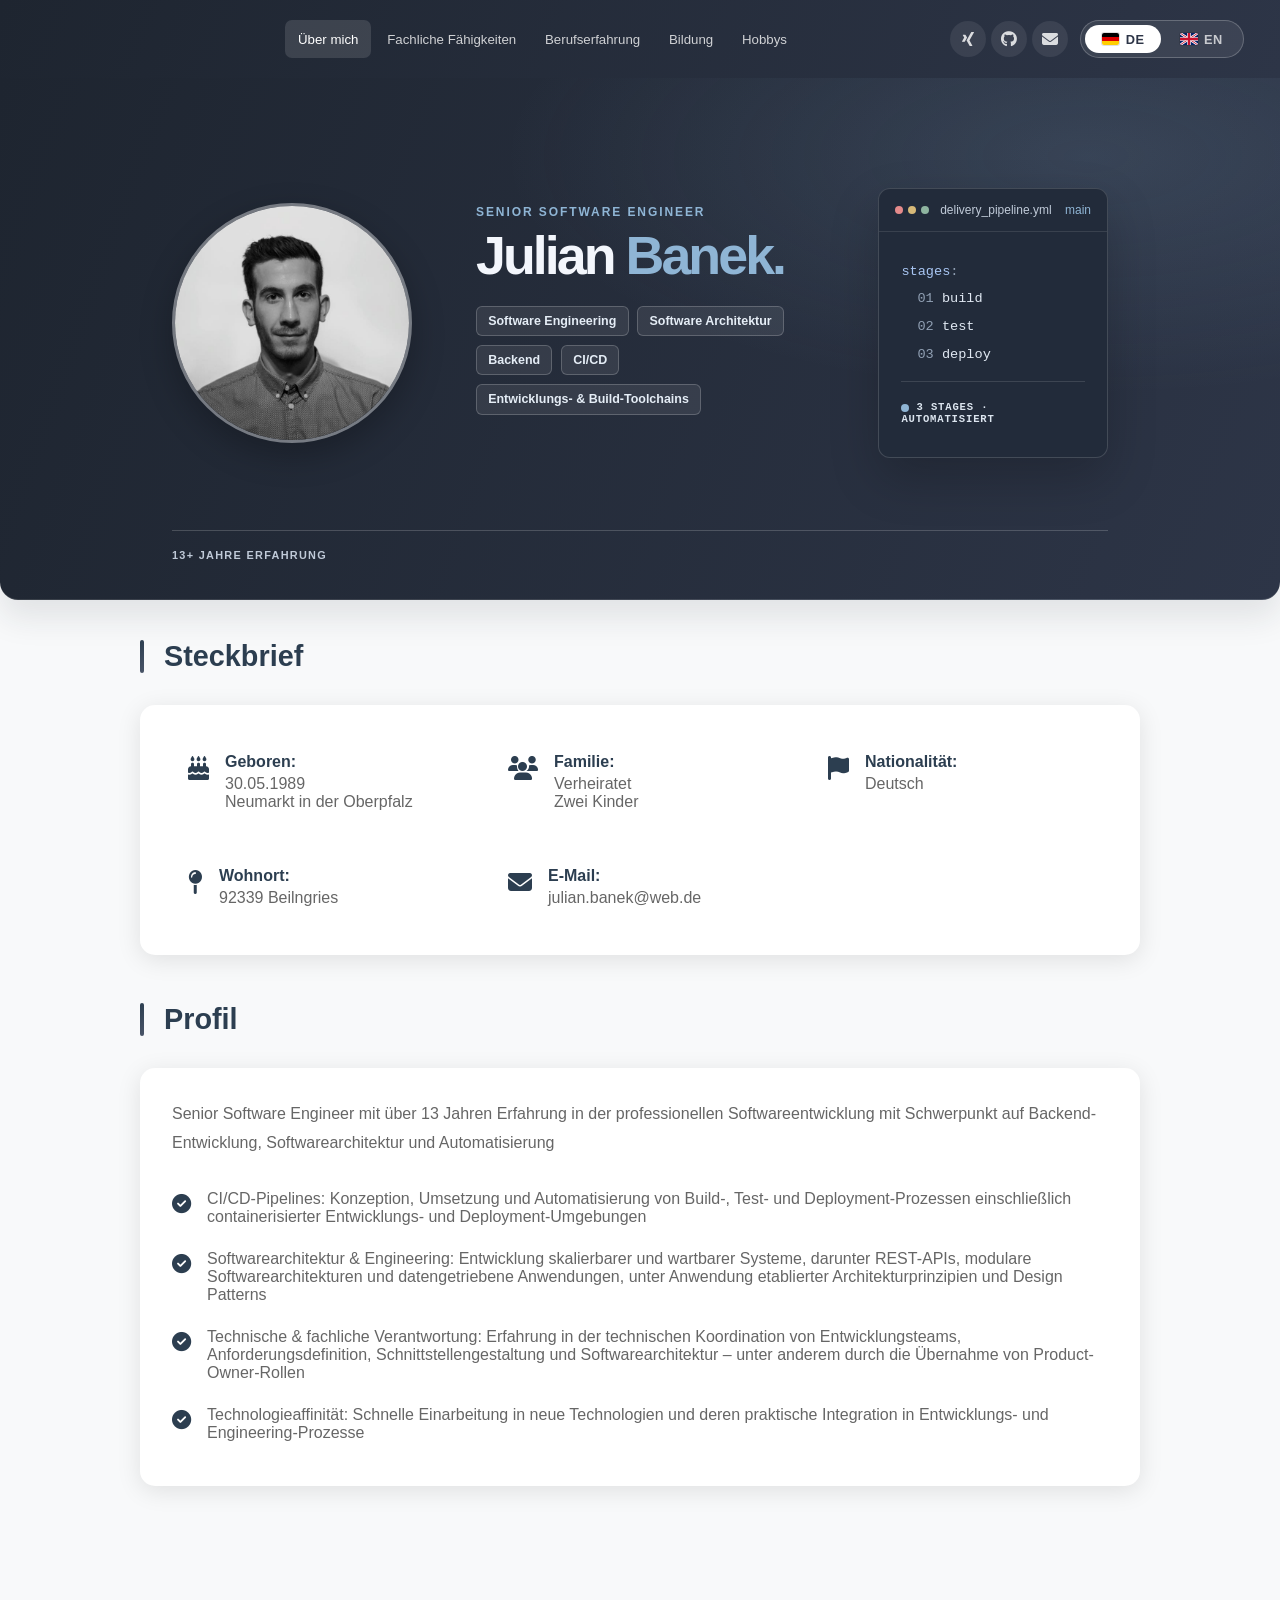
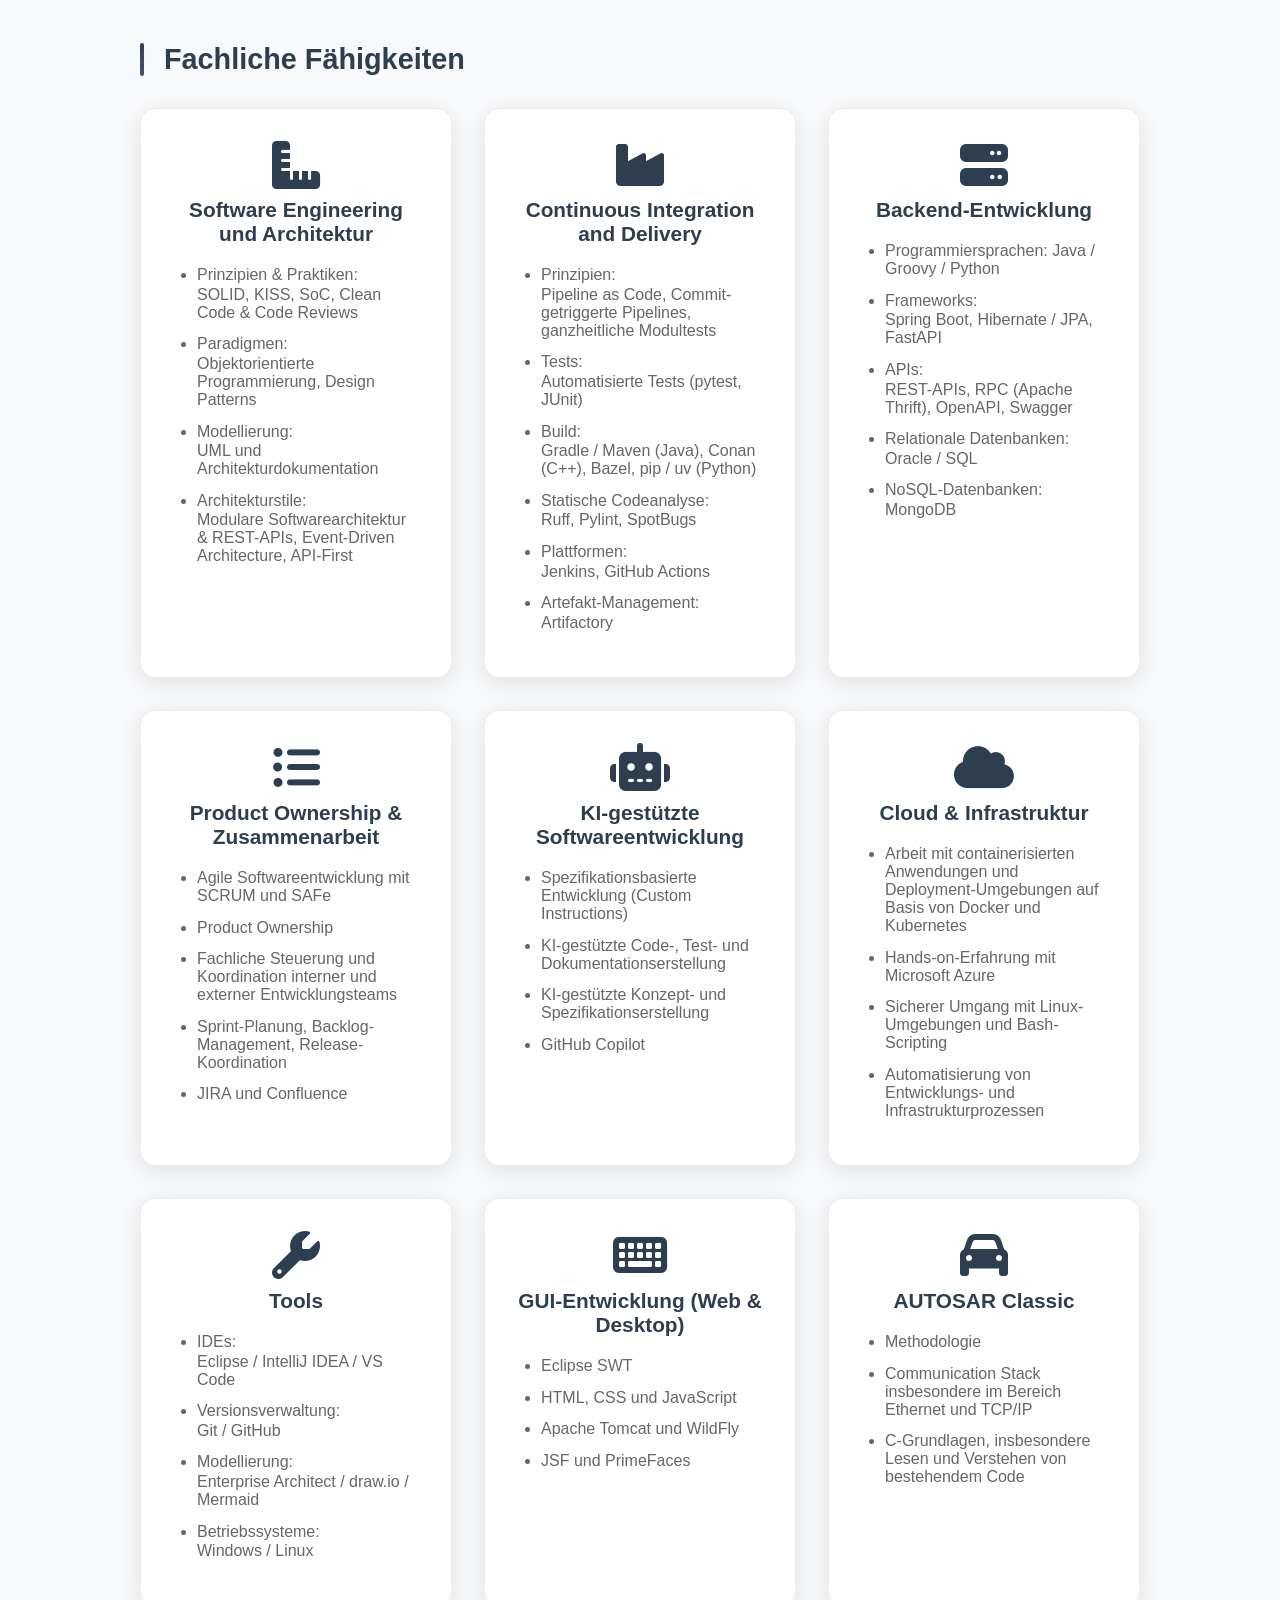
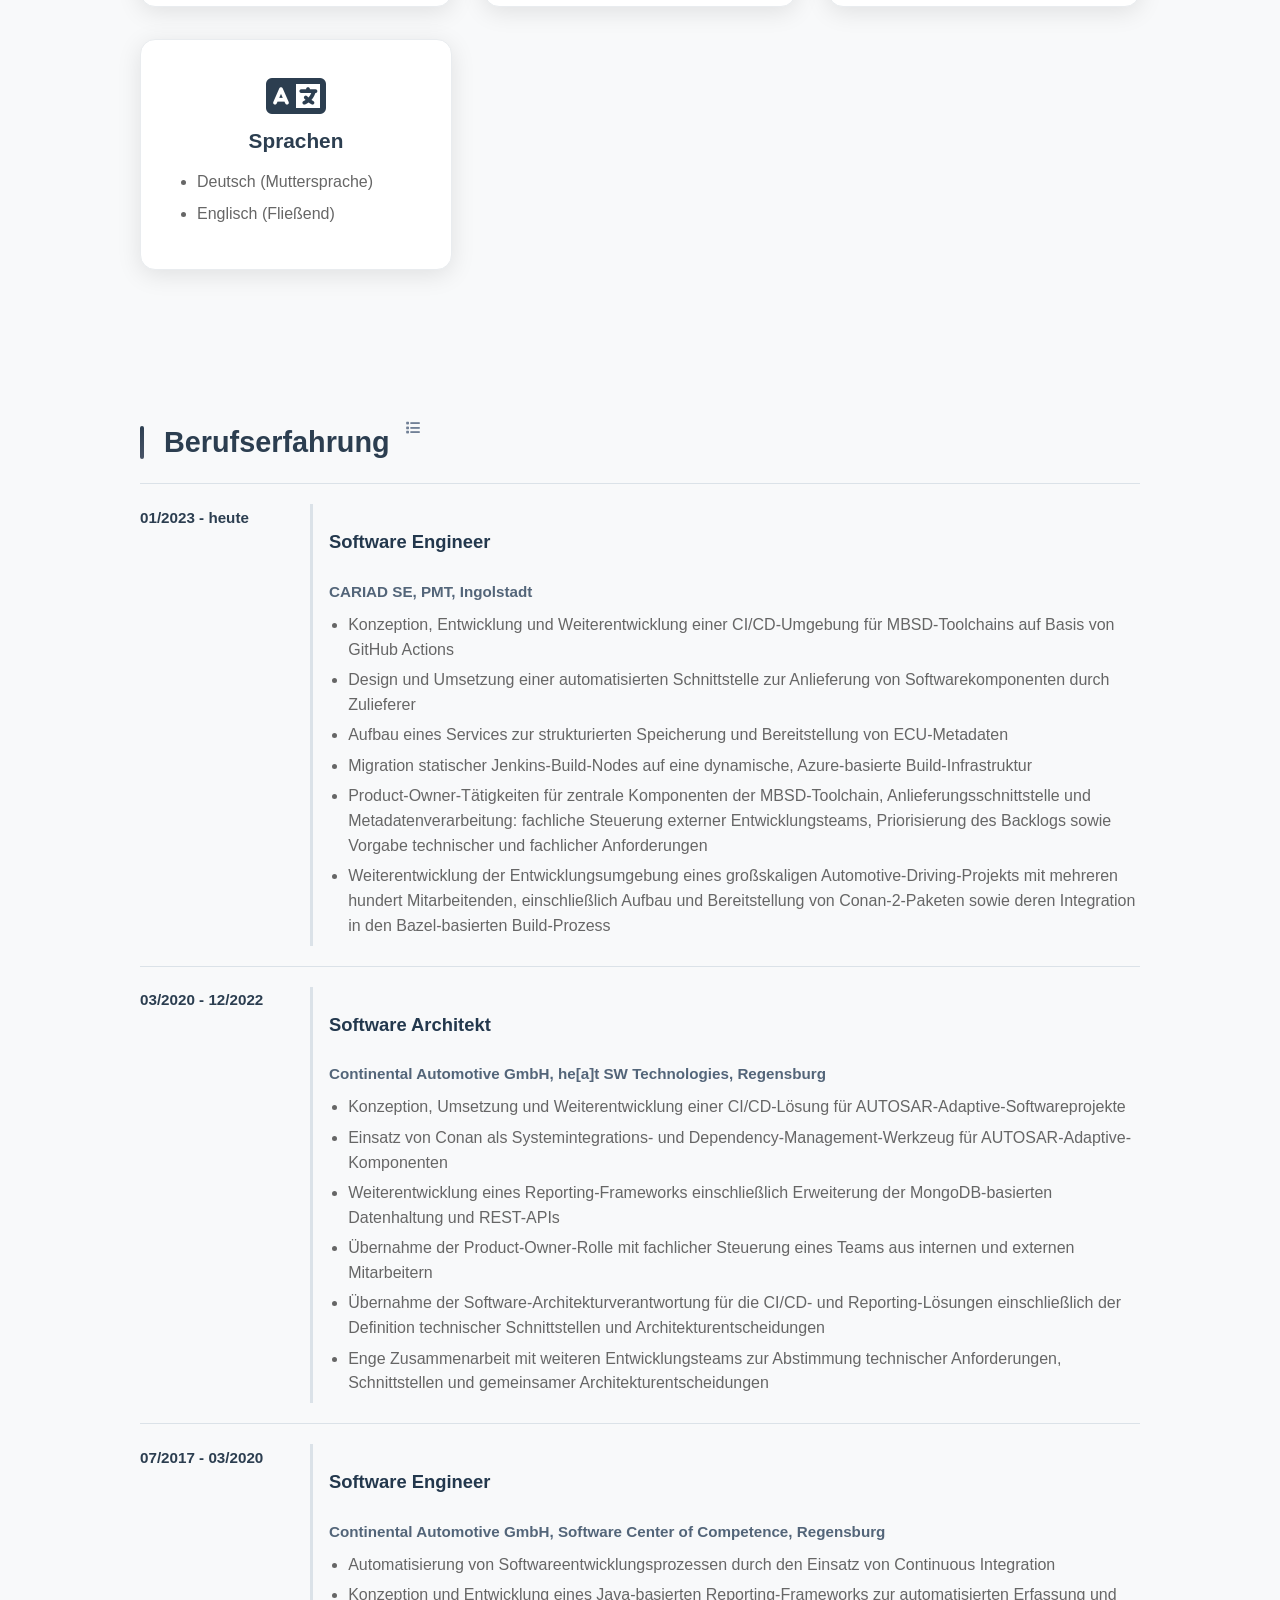
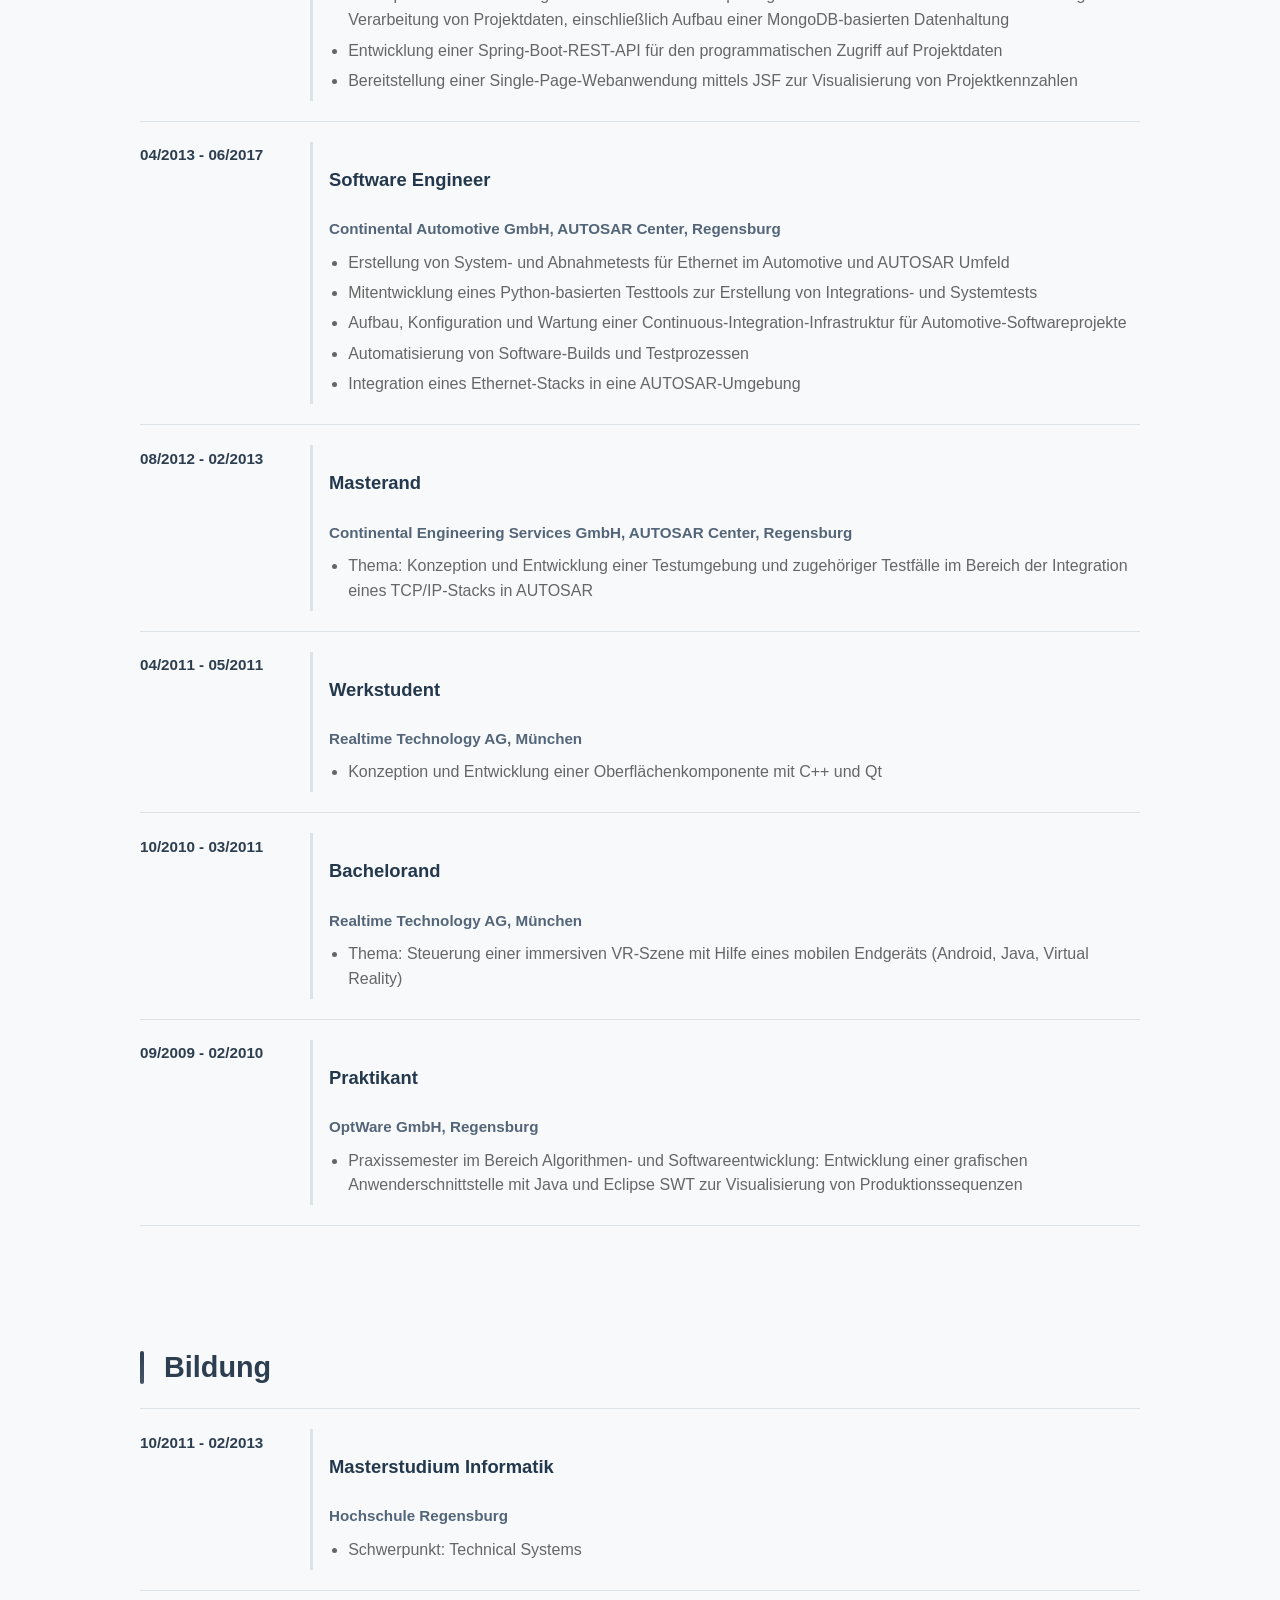
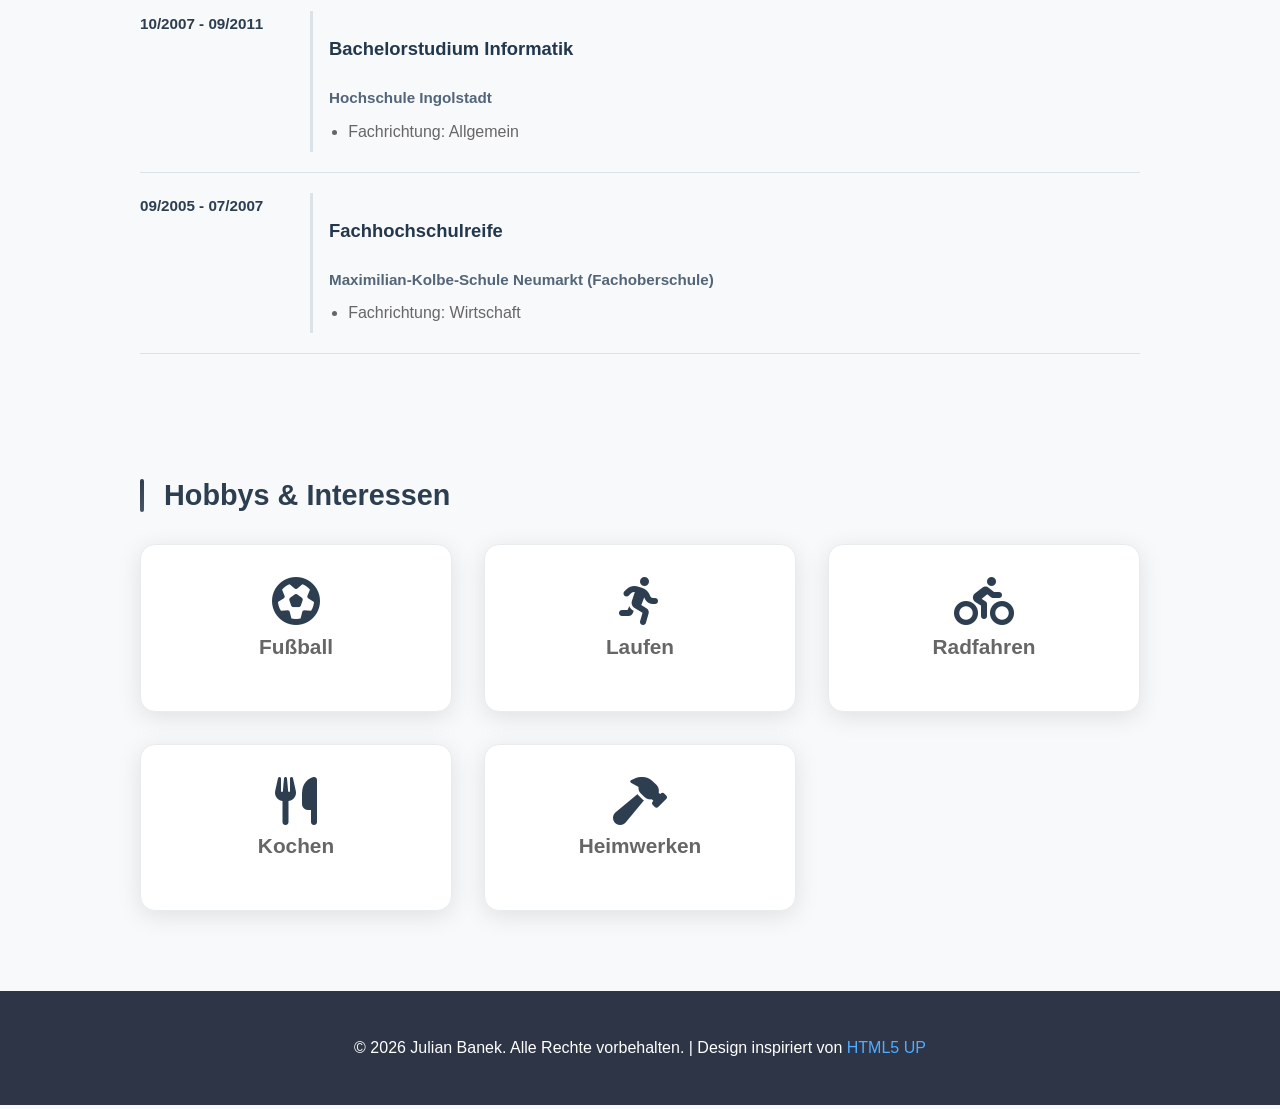
<file: index.html>
<!DOCTYPE HTML>
<html lang="de">
	<head>
		<title>Julian Banek – Software Engineer | CV</title>
		<meta charset="utf-8" />
		<meta name="viewport" content="width=device-width, initial-scale=1, user-scalable=no" />
		<meta name="description" content="Julian Banek – Software Engineer mit über 13 Jahren Erfahrung in der Softwareentwicklung. Schwerpunkte: Softwareentwicklung, Softwarearchitektur, CI/CD, Entwicklungs- und Build-Toolchains." />
		<meta name="keywords" content="CI/CD, Software Architecture, DevOps, Automotive, KI-gestützte Entwicklung, Jenkins, GitHub Actions, Java, Python" />
		
		<!-- FontAwesome Icons -->
		<link rel="stylesheet" href="https://cdnjs.cloudflare.com/ajax/libs/font-awesome/6.4.0/css/all.min.css" />
		
		<!-- Preload critical images -->
		<link rel="preload" as="image" href="images/avatar.jpg" />
		<link rel="stylesheet" href="assets/css/cv.css" />
		<link rel="stylesheet" href="assets/css/cv-hero.css" />
		<link rel="stylesheet" href="assets/css/cv-print.css" />
		<script src="assets/js/cv.js" defer></script>
	</head>
	<body>
		<header class="site-header">
			<div class="site-header__inner">
				<a class="site-brand" href="#about" aria-label="Julian Banek – Startseite">
					<span class="avatar"><img src="images/avatar.jpg" alt="" aria-hidden="true" /></span>
					<span class="site-brand__name" aria-hidden="true">Julian</span>
				</a>
				<div class="site-nav-wrap">
					<button class="site-nav-toggle" type="button" aria-label="Menü öffnen" aria-expanded="false" aria-controls="site-nav-menu">
						<i class="fas fa-bars" aria-hidden="true"></i>
					</button>
					<nav class="site-nav" id="site-nav-menu" aria-label="Hauptnavigation">
						<ul>
							<li><a href="#about" class="active" data-i18n="nav.about">Über mich</a></li>
							<li><a href="#skills" data-i18n="nav.skills">Fachliche Fähigkeiten</a></li>
							<li><a href="#experience" data-i18n="nav.experience">Berufserfahrung</a></li>
							<li><a href="#education" data-i18n="nav.education">Bildung</a></li>
							<li><a href="#hobbies" data-i18n="nav.hobbies">Hobbys</a></li>
						</ul>
					</nav>
				</div>
				<div class="site-header__actions">
					<div class="social-icons">
						<a href="https://www.xing.com/profile/Julian_Banek/" aria-label="Xing Profil"><i class="fab fa-xing"></i></a>
						<a href="https://github.com/juba895/curriculum_vitae" aria-label="GitHub Profil"><i class="fab fa-github"></i></a>
						<a href="mailto:julian.banek@web.de" aria-label="E-Mail senden"><i class="fas fa-envelope"></i></a>
					</div>
					<div class="language-switch" role="group" aria-label="Sprache auswählen">
						<a class="language-option is-active" href="index.html" lang="de" aria-current="page"><img class="language-flag" src="images/flags/de.svg" alt="" aria-hidden="true" />DE</a>
						<a class="language-option" href="index_en.html" lang="en"><img class="language-flag" src="images/flags/en.svg" alt="" aria-hidden="true" />EN</a>
					</div>
				</div>
			</div>
		</header>

		<!-- Main Content -->
		<div class="main-content">
			<!-- About Section -->
			<section id="about" class="section">
				<!-- <h2><span class="typewriter-text" data-i18n="about.greeting">Hallo, ich bin Julian.</span></h2> -->
					<header class="hero">
						<div class="hero__content">
							<img class="hero__portrait" src="images/avatar.jpg" alt="Julian Banek" />
							<div class="hero__intro">
								<p class="hero__eyebrow">SENIOR SOFTWARE ENGINEER</p>
								<h2 class="hero__title">Julian <span>Banek.</span></h2>
								<p class="hero__online-link"><i class="fas fa-globe" aria-hidden="true"></i> Online-Lebenslauf: <a href="https://juba895.github.io/curriculum_vitae/">juba895.github.io/curriculum_vitae</a></p>
								<ul class="hero__tags" aria-label="Schwerpunkte">
									<li>Software Engineering</li>
									<li>Software Architektur</li>
									<li>Backend</li>
									<li>CI/CD</li>
									<li>Entwicklungs- &amp; Build-Toolchains</li>
								</ul>
							</div>
							<aside class="hero-terminal" aria-label="Beispiel einer CI/CD-Pipeline">
								<div class="hero-terminal__header">
									<span class="hero-terminal__dots" aria-hidden="true"><i></i><i></i><i></i></span>
									<span>delivery_pipeline.yml</span>
									<span class="hero-terminal__branch">main</span>
								</div>
								<div class="hero-terminal__body" aria-hidden="true">
									<p><span class="hero-code-key">stages</span><span class="hero-code-muted">:</span></p>
									<p class="hero-terminal__step"><span class="hero-code-muted">01</span> build</p>
									<p class="hero-terminal__step"><span class="hero-code-muted">02</span> test</p>
									<p class="hero-terminal__step"><span class="hero-code-muted">03</span> deploy</p>
									<div class="hero-terminal__divider"></div>
								<p class="hero-terminal__result"><span class="hero__status-dot" aria-hidden="true"></span>3 STAGES · AUTOMATISIERT</p>
								</div>
							</aside>
						</div>
						<div class="hero__footer"><span>13+ JAHRE ERFAHRUNG</span></div>
					</header>

				<div class="container">
					<h3 data-i18n="about.facts">Steckbrief</h3>
					<div class="info-box">
						<ul class="info-list">
							<li>
								<i class="fas fa-birthday-cake"></i>
								<div>
									<strong data-i18n="facts.born">Geboren:</strong>
									30.05.1989<br/>
									Neumarkt in der Oberpfalz
								</div>
							</li>
							<li>
								<i class="fas fa-users"></i>
								<div>
									<strong data-i18n="facts.family">Familie:</strong>
									<span data-i18n="facts.married">Verheiratet</span><br/>
									<span data-i18n="facts.children">Zwei Kinder</span>
								</div>
							</li>
							<li>
								<i class="fas fa-flag"></i>
								<div>
									<strong data-i18n="facts.nationality">Nationalität:</strong>
									<span data-i18n="facts.german">Deutsch</span>
								</div>
							</li>
							<li>
								<i class="fas fa-map-pin"></i>
								<div>
									<strong data-i18n="facts.location">Wohnort:</strong>
									92339 Beilngries
								</div>
							</li>
							<li>
								<i class="fas fa-envelope"></i>
								<div>
									<strong data-i18n="facts.email">E-Mail:</strong>
									julian.banek@web.de
								</div>
							</li>
						</ul>
					</div>
				
				<h3 class="profile-heading">Profil</h3>
				<div class="info-box">
					<p class="profile-intro">Senior Software Engineer mit über 13 Jahren Erfahrung in der professionellen Softwareentwicklung mit Schwerpunkt auf Backend-Entwicklung, Softwarearchitektur und Automatisierung</p>
					<ul class="profile-highlights">
						<li class="profile-highlight">
							<i class="fas fa-check-circle profile-highlight-icon"></i>
							<span data-i18n="about.highlight1">CI/CD-Pipelines: Konzeption, Umsetzung und Automatisierung von Build-, Test- und Deployment-Prozessen einschließlich containerisierter Entwicklungs- und Deployment-Umgebungen</span>
						</li>
						<li class="profile-highlight">
							<i class="fas fa-check-circle profile-highlight-icon"></i>
							<span data-i18n="about.highlight2">Softwarearchitektur & Engineering: Entwicklung skalierbarer und wartbarer Systeme, darunter REST-APIs, modulare Softwarearchitekturen und datengetriebene Anwendungen, unter Anwendung etablierter Architekturprinzipien und Design Patterns</span>
						</li>
						<li class="profile-highlight">
							<i class="fas fa-check-circle profile-highlight-icon"></i>
							<span data-i18n="about.highlight3">Technische & fachliche Verantwortung: Erfahrung in der technischen Koordination von Entwicklungsteams, Anforderungsdefinition, Schnittstellengestaltung und Softwarearchitektur – unter anderem durch die Übernahme von Product-Owner-Rollen</span>
						</li>
						<li class="profile-highlight">
							<i class="fas fa-check-circle profile-highlight-icon"></i>
							<span data-i18n="about.highlight4">Technologieaffinität: Schnelle Einarbeitung in neue Technologien und deren praktische Integration in Entwicklungs- und Engineering-Prozesse</span>
						</li>
					</ul>
				</div>
			</div>
		</section>

		<section id="skills" class="section">
			<div class="container">
				<h3 data-i18n="nav.skills">Fachliche Fähigkeiten</h3>
					<div class="skills-grid">
						<div class="skill-card">
							<i class="fas fa-ruler-combined icon"></i>
							<h4>Software Engineering und Architektur</h4>
							<ul>
								<li><b>Prinzipien &amp; Praktiken:</b> SOLID, KISS, SoC, Clean Code &amp; Code Reviews</li>
								<li><b>Paradigmen:</b> Objektorientierte Programmierung, Design Patterns</li>
								<li><b>Modellierung:</b> UML und Architekturdokumentation</li>
								<li><b>Architekturstile:</b> Modulare Softwarearchitektur &amp; REST-APIs, Event-Driven Architecture, API-First</li>
							</ul>
						</div>
						<div class="skill-card">
							<i class="fas fa-industry icon"></i>
							<h4>Continuous Integration and Delivery</h4>
							<ul>
								<li><b>Prinzipien:</b> Pipeline as Code, Commit-getriggerte Pipelines, ganzheitliche Modultests</li>
								<li><b>Tests:</b> Automatisierte Tests (pytest, JUnit)</li>
								<li><b>Build:</b> Gradle / Maven (Java), Conan (C++), Bazel, pip / uv (Python)</li>
								<li><b>Statische Codeanalyse:</b> Ruff, Pylint, SpotBugs</li>
								<li><b>Plattformen:</b> Jenkins, GitHub Actions</li>
								<li><b>Artefakt-Management:</b> Artifactory</li>
							</ul>
						</div>
						<div class="skill-card">
							<i class="fas fa-server icon"></i>
							<h4>Backend-Entwicklung</h4>
							<ul>
								<li>Programmiersprachen: Java / Groovy / Python</li>
								<li><b>Frameworks:</b> Spring Boot, Hibernate / JPA, FastAPI</li>
								<li><b>APIs:</b> REST-APIs, RPC (Apache Thrift), OpenAPI, Swagger</li>
								<li><b>Relationale Datenbanken:</b> Oracle / SQL</li>
								<li><b>NoSQL-Datenbanken:</b> MongoDB</li>
							</ul>
						</div>
						<div class="skill-card">
							<i class="fas fa-list-ul icon"></i>
							<h4>Product Ownership & Zusammenarbeit</h4>
							<ul>
								<li>Agile Softwareentwicklung mit SCRUM und SAFe</li>
								<li>Product Ownership</li>
								<li>Fachliche Steuerung und Koordination interner und externer Entwicklungsteams</li>
								<li>Sprint-Planung, Backlog-Management, Release-Koordination</li>
								<li>JIRA und Confluence</li>
							</ul>
						</div>
						<div class="skill-card">
							<i class="fas fa-robot icon"></i>
							<h4>KI-gestützte Softwareentwicklung</h4>
							<ul>
								<li>Spezifikationsbasierte Entwicklung (Custom Instructions)</li>
								<li>KI-gestützte Code-, Test- und Dokumentationserstellung</li>
								<li>KI-gestützte Konzept- und Spezifikationserstellung</li>
								<li>GitHub Copilot</li>
							</ul>
						</div>
						<div class="skill-card">
							<i class="fas fa-cloud icon"></i>
							<h4>Cloud & Infrastruktur</h4>
							<ul>
								<li>Arbeit mit containerisierten Anwendungen und Deployment-Umgebungen auf Basis von Docker und Kubernetes</li>
    							<li>Hands-on-Erfahrung mit Microsoft Azure</li>
    							<li>Sicherer Umgang mit Linux-Umgebungen und Bash-Scripting</li>
    							<li>Automatisierung von Entwicklungs- und Infrastrukturprozessen</li>
							</ul>
						</div>
						<div class="skill-card">
							<i class="fas fa-wrench icon"></i>
							<h4>Tools</h4>
							<ul>
								<li><b>IDEs:</b> Eclipse / IntelliJ IDEA / VS Code</li>
								<li><b>Versionsverwaltung:</b> Git / GitHub</li>
								<li><b>Modellierung:</b> Enterprise Architect / draw.io / Mermaid</li>
								<li><b>Betriebssysteme:</b> Windows / Linux</li>
							</ul>
						</div>
						<div class="skill-card">
							<i class="fas fa-keyboard icon"></i>
							<h4>GUI-Entwicklung (Web & Desktop)</h4>
							<ul>
								<li>Eclipse SWT</li>
								<li>HTML, CSS und JavaScript</li>
								<li>Apache Tomcat und WildFly</li>
								<li>JSF und PrimeFaces</li>
							</ul>
						</div>
						<div class="skill-card">
							<i class="fas fa-car icon"></i>
							<h4>AUTOSAR Classic</h4>
							<ul>
								<li>Methodologie</li>
								<li>Communication Stack insbesondere im Bereich Ethernet und TCP/IP</li>
								<li>C-Grundlagen, insbesondere Lesen und Verstehen von bestehendem Code</li>
							</ul>
						</div>
						<div class="skill-card">
							<i class="fas fa-language icon"></i>
							<h4>Sprachen</h4>
							<ul>
								<li>Deutsch (Muttersprache)</li>
								<li>Englisch (Fließend)</li>
							</ul>
						</div>
					</div>
				</div>
			</section>

			<!-- Experience Section -->
			<section id="experience" class="section">
				<div class="container">
					<div class="resume-section-heading">
						<h3>Berufserfahrung</h3>
						<button class="resume-view-toggle" type="button" aria-controls="experience-list education-list" aria-pressed="false" aria-label="Listenansicht für Berufserfahrung und Bildung; zur Timeline-Ansicht wechseln" title="Listenansicht für Berufserfahrung und Bildung; zur Timeline-Ansicht wechseln">
							<i class="fas fa-list" aria-hidden="true"></i>
						</button>
					</div>
					<div class="timeline" id="experience-list">
						<div class="timeline-item right">
							<div class="timeline-date">01/2023 - heute</div>
							<div class="timeline-content">
								<h4>Software Engineer</h4>
								<h5>CARIAD SE, PMT, Ingolstadt</h5>
								<ul>
									<li>Konzeption, Entwicklung und Weiterentwicklung einer CI/CD-Umgebung für MBSD-Toolchains auf Basis von GitHub Actions</li>
									<li>Design und Umsetzung einer automatisierten Schnittstelle zur Anlieferung von Softwarekomponenten durch Zulieferer</li>
									<li>Aufbau eines Services zur strukturierten Speicherung und Bereitstellung von ECU-Metadaten</li>
									<li>Migration statischer Jenkins-Build-Nodes auf eine dynamische, Azure-basierte Build-Infrastruktur</li>
									<li>Product-Owner-Tätigkeiten für zentrale Komponenten der MBSD-Toolchain, Anlieferungsschnittstelle und Metadatenverarbeitung: fachliche Steuerung externer Entwicklungsteams, Priorisierung des Backlogs sowie Vorgabe technischer und fachlicher Anforderungen</li>
									<li>Weiterentwicklung der Entwicklungsumgebung eines großskaligen Automotive-Driving-Projekts mit mehreren hundert Mitarbeitenden, einschließlich Aufbau und Bereitstellung von Conan-2-Paketen sowie deren Integration in den Bazel-basierten Build-Prozess</li>
								</ul>
							</div>
						</div>
						<div class="timeline-item left">
							<div class="timeline-date">03/2020 - 12/2022</div>
							<div class="timeline-content">
								<h4>Software Architekt</h4>
								<h5>Continental Automotive GmbH, he[a]t SW Technologies, Regensburg</h5>
								<ul>
									<li>Konzeption, Umsetzung und Weiterentwicklung einer CI/CD-Lösung für AUTOSAR-Adaptive-Softwareprojekte</li>
									<li>Einsatz von Conan als Systemintegrations- und Dependency-Management-Werkzeug für AUTOSAR-Adaptive-Komponenten</li>
									<li>Weiterentwicklung eines Reporting-Frameworks einschließlich Erweiterung der MongoDB-basierten Datenhaltung und REST-APIs</li>
									<li>Übernahme der Product-Owner-Rolle mit fachlicher Steuerung eines Teams aus internen und externen Mitarbeitern</li>
									<li>Übernahme der Software-Architekturverantwortung für die CI/CD- und Reporting-Lösungen einschließlich der Definition technischer Schnittstellen und Architekturentscheidungen</li>
									<li>Enge Zusammenarbeit mit weiteren Entwicklungsteams zur Abstimmung technischer Anforderungen, Schnittstellen und gemeinsamer Architekturentscheidungen</li>
								</ul>
							</div>
						</div>
						<div class="timeline-item right">
							<div class="timeline-date">07/2017 - 03/2020</div>
							<div class="timeline-content">
								<h4>Software Engineer</h4>
								<h5>Continental Automotive GmbH, Software Center of Competence, Regensburg</h5>
								<ul>
									<li>Automatisierung von Softwareentwicklungsprozessen durch den Einsatz von Continuous Integration</li>
									<li>Konzeption und Entwicklung eines Java-basierten Reporting-Frameworks zur automatisierten Erfassung und Verarbeitung von Projektdaten, einschließlich Aufbau einer MongoDB-basierten Datenhaltung</li>
									<li>Entwicklung einer Spring-Boot-REST-API für den programmatischen Zugriff auf Projektdaten</li>
									<li>Bereitstellung einer Single-Page-Webanwendung mittels JSF zur Visualisierung von Projektkennzahlen</li>
								</ul>
							</div>
						</div>
						<div class="timeline-item left">
							<div class="timeline-date">04/2013 - 06/2017</div>
							<div class="timeline-content">
								<h4>Software Engineer</h4>
								<h5>Continental Automotive GmbH, AUTOSAR Center, Regensburg</h5>
								<ul>
									<li>Erstellung von System- und Abnahmetests für Ethernet im Automotive und AUTOSAR Umfeld</li>
									<li>Mitentwicklung eines Python-basierten Testtools zur Erstellung von Integrations- und Systemtests</li>
									<li>Aufbau, Konfiguration und Wartung einer Continuous-Integration-Infrastruktur für Automotive-Softwareprojekte</li>
									<li>Automatisierung von Software-Builds und Testprozessen</li>
									<li>Integration eines Ethernet-Stacks in eine AUTOSAR-Umgebung</li>
								</ul>
							</div>
						</div>
						<div class="timeline-item right">
							<div class="timeline-date">08/2012 - 02/2013</div>
							<div class="timeline-content">
								<h4>Masterand</h4>
								<h5>Continental Engineering Services GmbH, AUTOSAR Center, Regensburg</h5>
								<ul>
									<li>Thema: Konzeption und Entwicklung einer Testumgebung und zugehöriger Testfälle im Bereich der Integration eines TCP/IP-Stacks in AUTOSAR</li>
								</ul>
							</div>
						</div>
						<div class="timeline-item left">
							<div class="timeline-date">04/2011 - 05/2011</div>
							<div class="timeline-content">
								<h4>Werkstudent</h4>
								<h5>Realtime Technology AG, München</h5>
								<ul>
									<li>Konzeption und Entwicklung einer Oberflächenkomponente mit C++ und Qt</li>
								</ul>
							</div>
						</div>
						<div class="timeline-item right">
							<div class="timeline-date">10/2010 - 03/2011</div>
							<div class="timeline-content">
								<h4>Bachelorand</h4>
								<h5>Realtime Technology AG, München</h5>
								<ul>
									<li>Thema: Steuerung einer immersiven VR-Szene mit Hilfe eines mobilen Endgeräts (Android, Java, Virtual Reality)</li>
								</ul>
							</div>
						</div>
						<div class="timeline-item left">
							<div class="timeline-date">09/2009 - 02/2010</div>
							<div class="timeline-content">
								<h4>Praktikant</h4>
								<h5>OptWare GmbH, Regensburg</h5>
								<ul>
									<li>Praxissemester im Bereich Algorithmen- und Softwareentwicklung: Entwicklung einer grafischen Anwenderschnittstelle mit Java und Eclipse SWT zur Visualisierung von Produktionssequenzen</li>
								</ul>
							</div>
						</div>
					</div>
				</div>
			</section>

			<!-- Education Section -->
			<section id="education" class="section education-section">
				<div class="container">
					<h3>Bildung</h3>
					<div class="timeline" id="education-list">
						<div class="timeline-item right">
							<div class="timeline-date">10/2011 - 02/2013</div>
							<div class="timeline-content">
								<h4>Masterstudium Informatik</h4>
								<h5>Hochschule Regensburg</h5>
								<ul>
									<li>Schwerpunkt: Technical Systems</li>
								</ul>
							</div>
						</div>
						<div class="timeline-item left">
							<div class="timeline-date">10/2007 - 09/2011</div>
							<div class="timeline-content">
								<h4>Bachelorstudium Informatik</h4>
								<h5>Hochschule Ingolstadt</h5>
								<ul>
									<li>Fachrichtung: Allgemein</li>
								</ul>
							</div>
						</div>
						<div class="timeline-item right">
							<div class="timeline-date">09/2005 - 07/2007</div>
							<div class="timeline-content">
								<h4>Fachhochschulreife</h4>
								<h5>Maximilian-Kolbe-Schule Neumarkt (Fachoberschule)</h5>
								<ul>
									<li>Fachrichtung: Wirtschaft</li>
								</ul>
							</div>
						</div>
					</div>
				</div>
			</section>

			<!-- Hobbies Section -->
			<section id="hobbies" class="section">
				<div class="container">
					<h3>Hobbys & Interessen</h3>
					<div class="skills-grid">
						<div class="skill-card">
							<i class="fas fa-futbol icon"></i>
							<h4>Fußball</h4>
						</div>
						<div class="skill-card">
							<i class="fas fa-running icon"></i>
							<h4>Laufen</h4>
						</div>
						<div class="skill-card">
							<i class="fas fa-biking icon"></i>
							<h4>Radfahren</h4>
						</div>
						<div class="skill-card">
							<i class="fas fa-utensils icon"></i>
							<h4>Kochen</h4>
						</div>
						<div class="skill-card">
							<i class="fas fa-hammer icon"></i>
							<h4>Heimwerken</h4>
						</div>
					</div>
				</div>
			</section>

			<!-- Footer -->
			<footer class="site-footer">
				<div class="container">
					<p>&copy; 2026 Julian Banek. Alle Rechte vorbehalten. | Design inspiriert von <a href="https://html5up.net" target="_blank">HTML5 UP</a></p>
				</div>
			</footer>
		</div>

		<!-- Lightbox Overlay -->
		<div class="lightbox-overlay" id="avatarLightbox">
			<img src="images/avatar.jpg" alt="Julian Banek" />
		</div>
	</body>
</html>
</file>
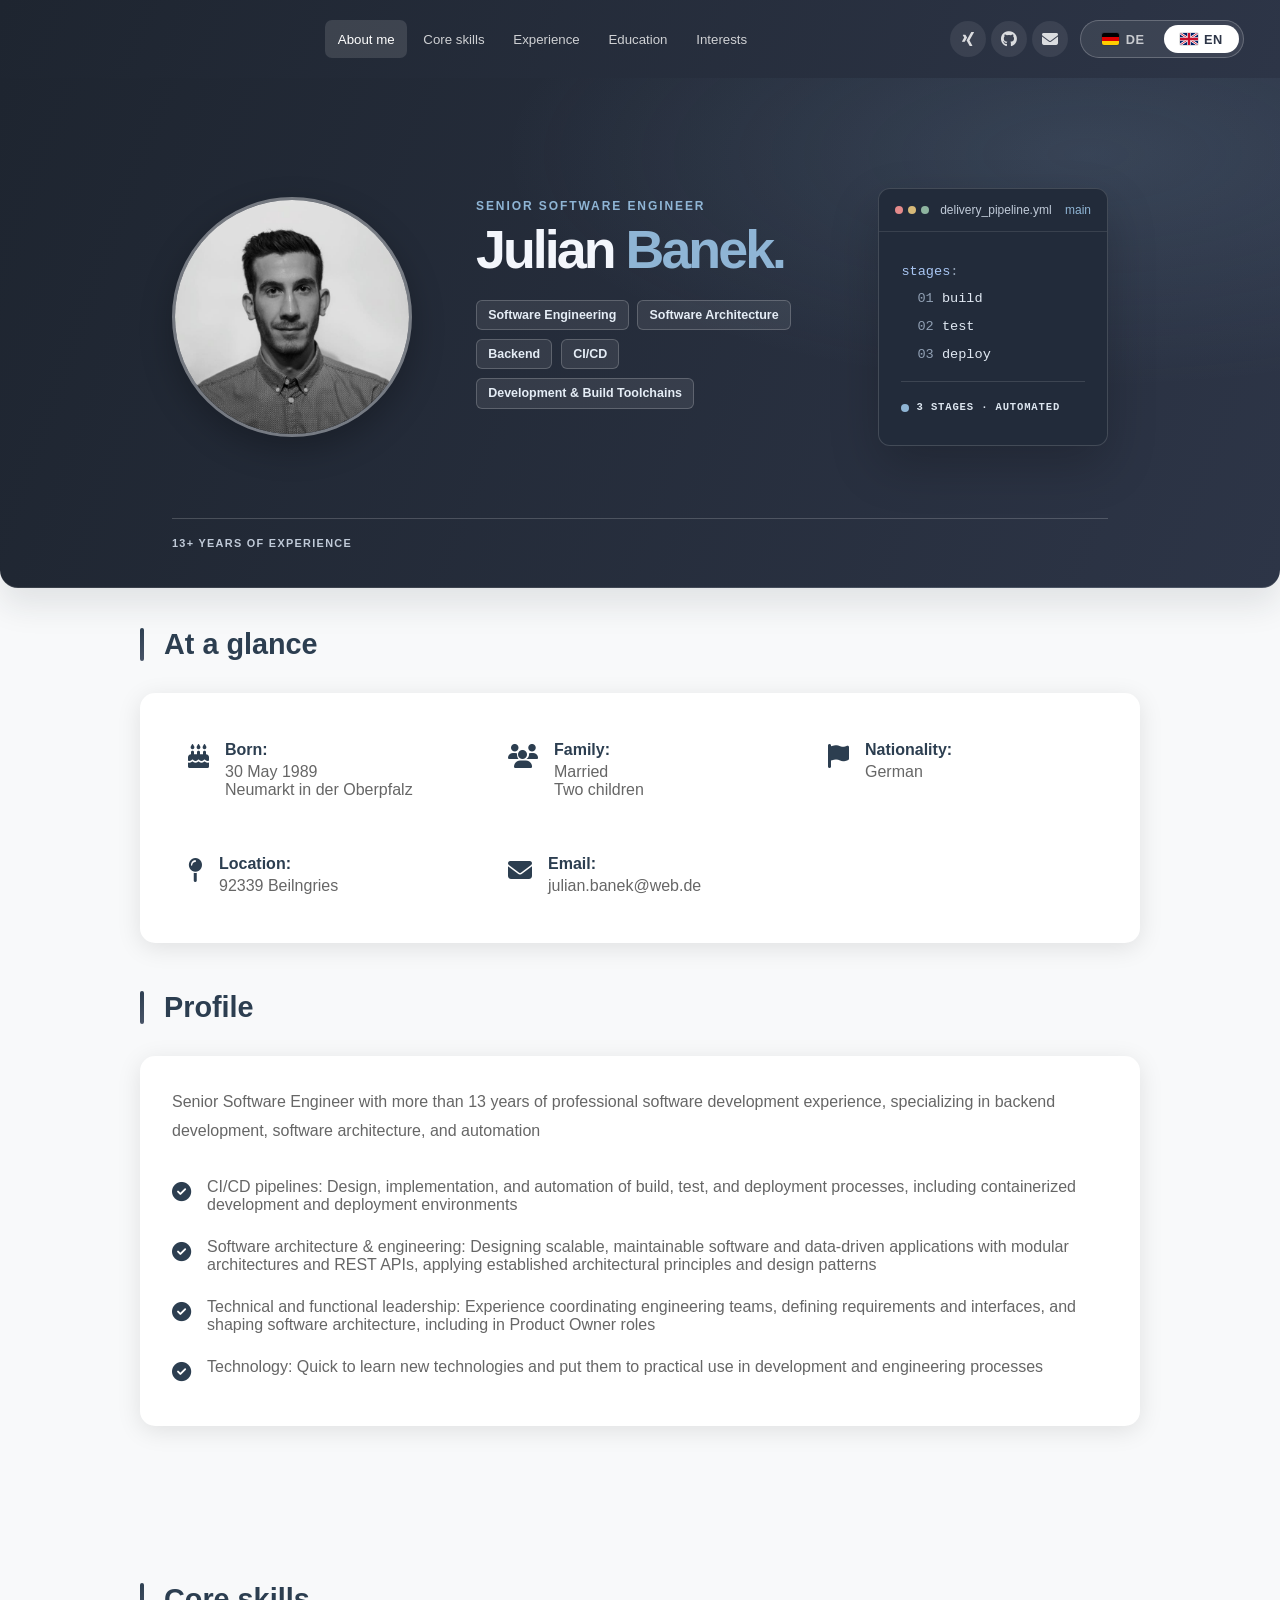
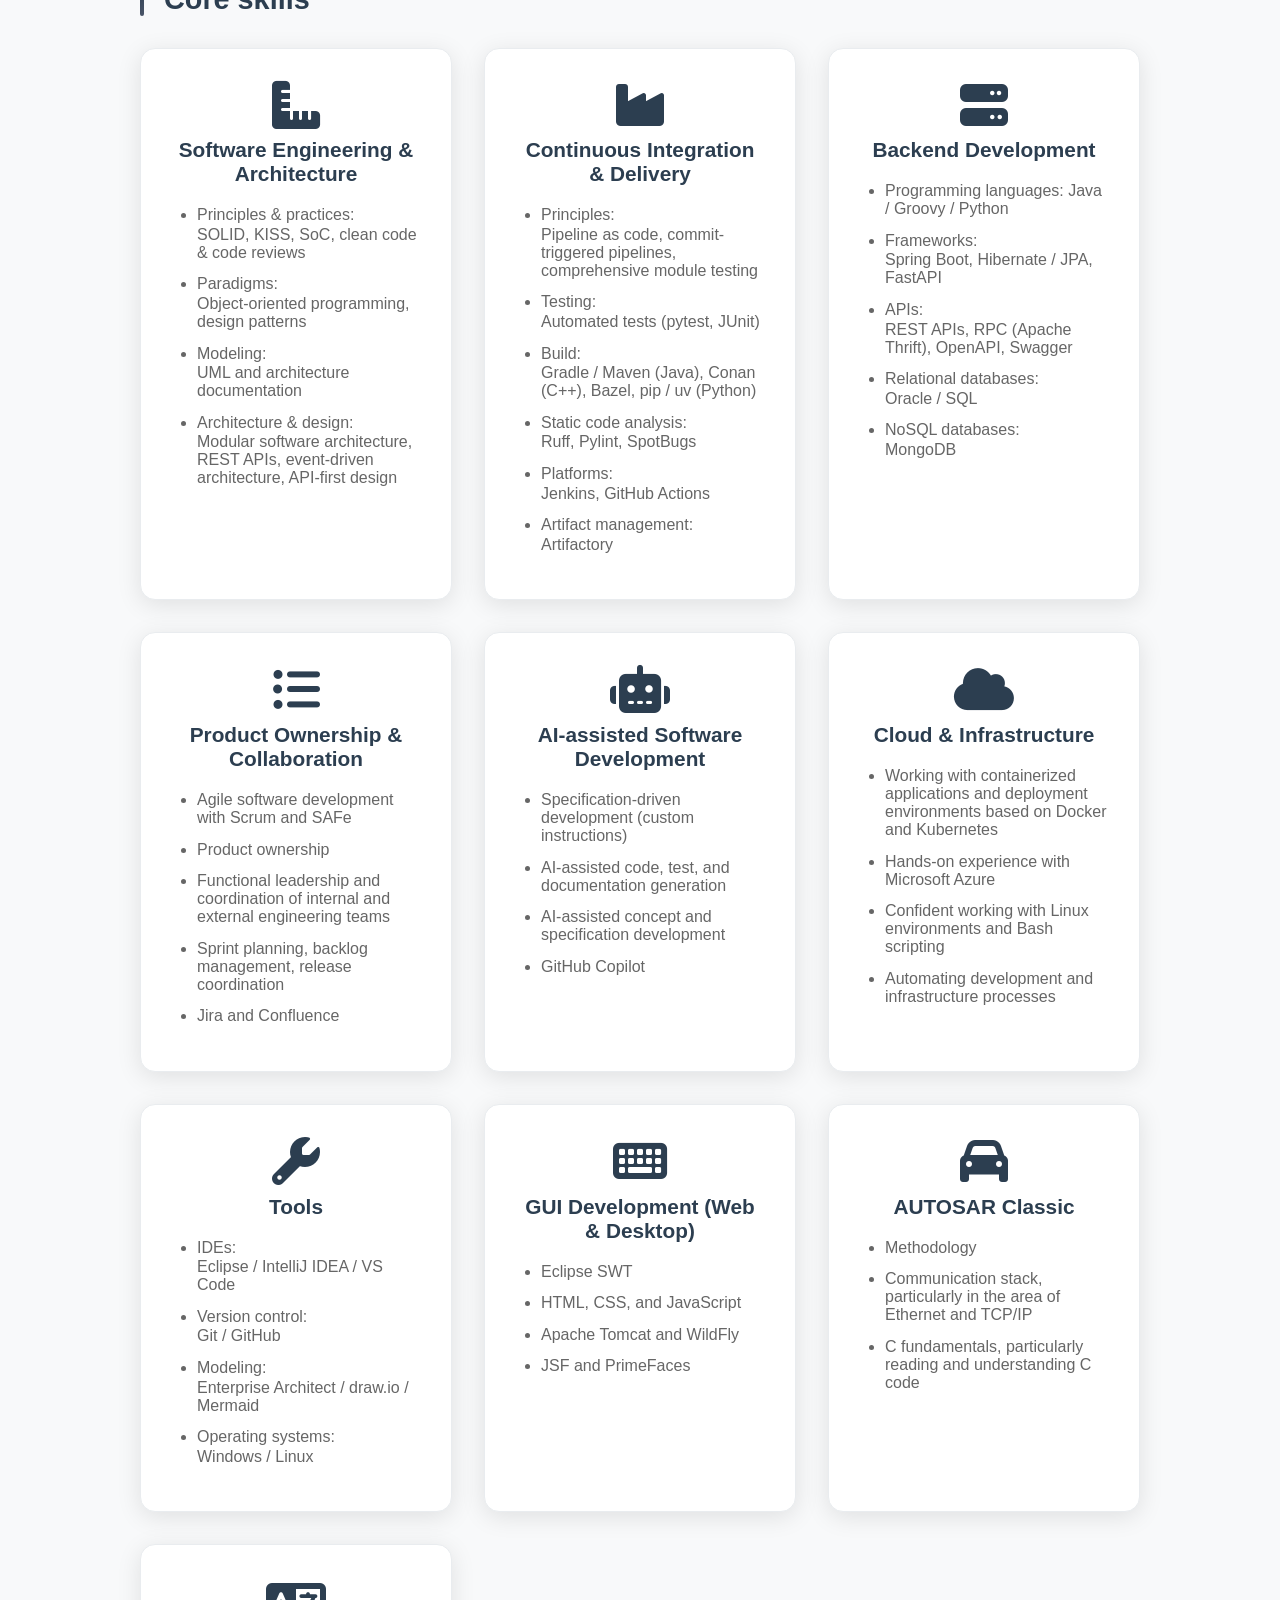
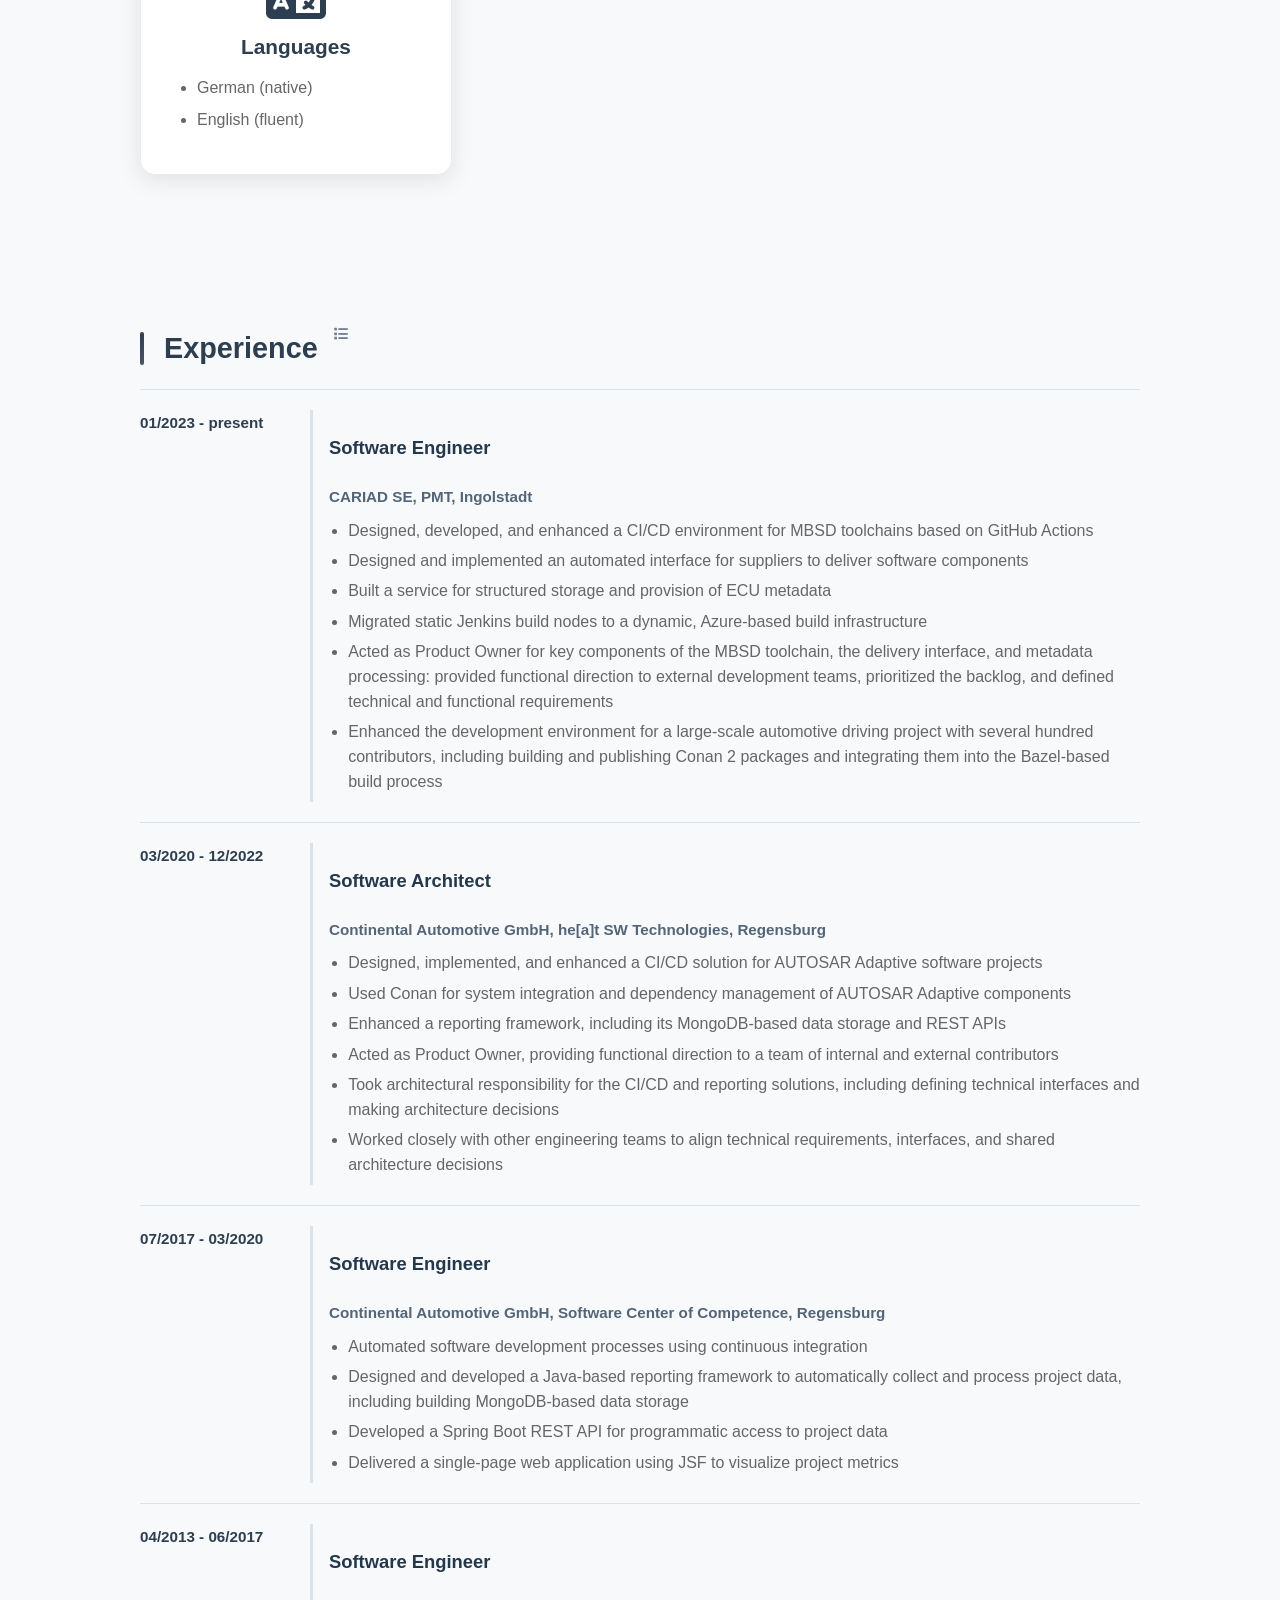
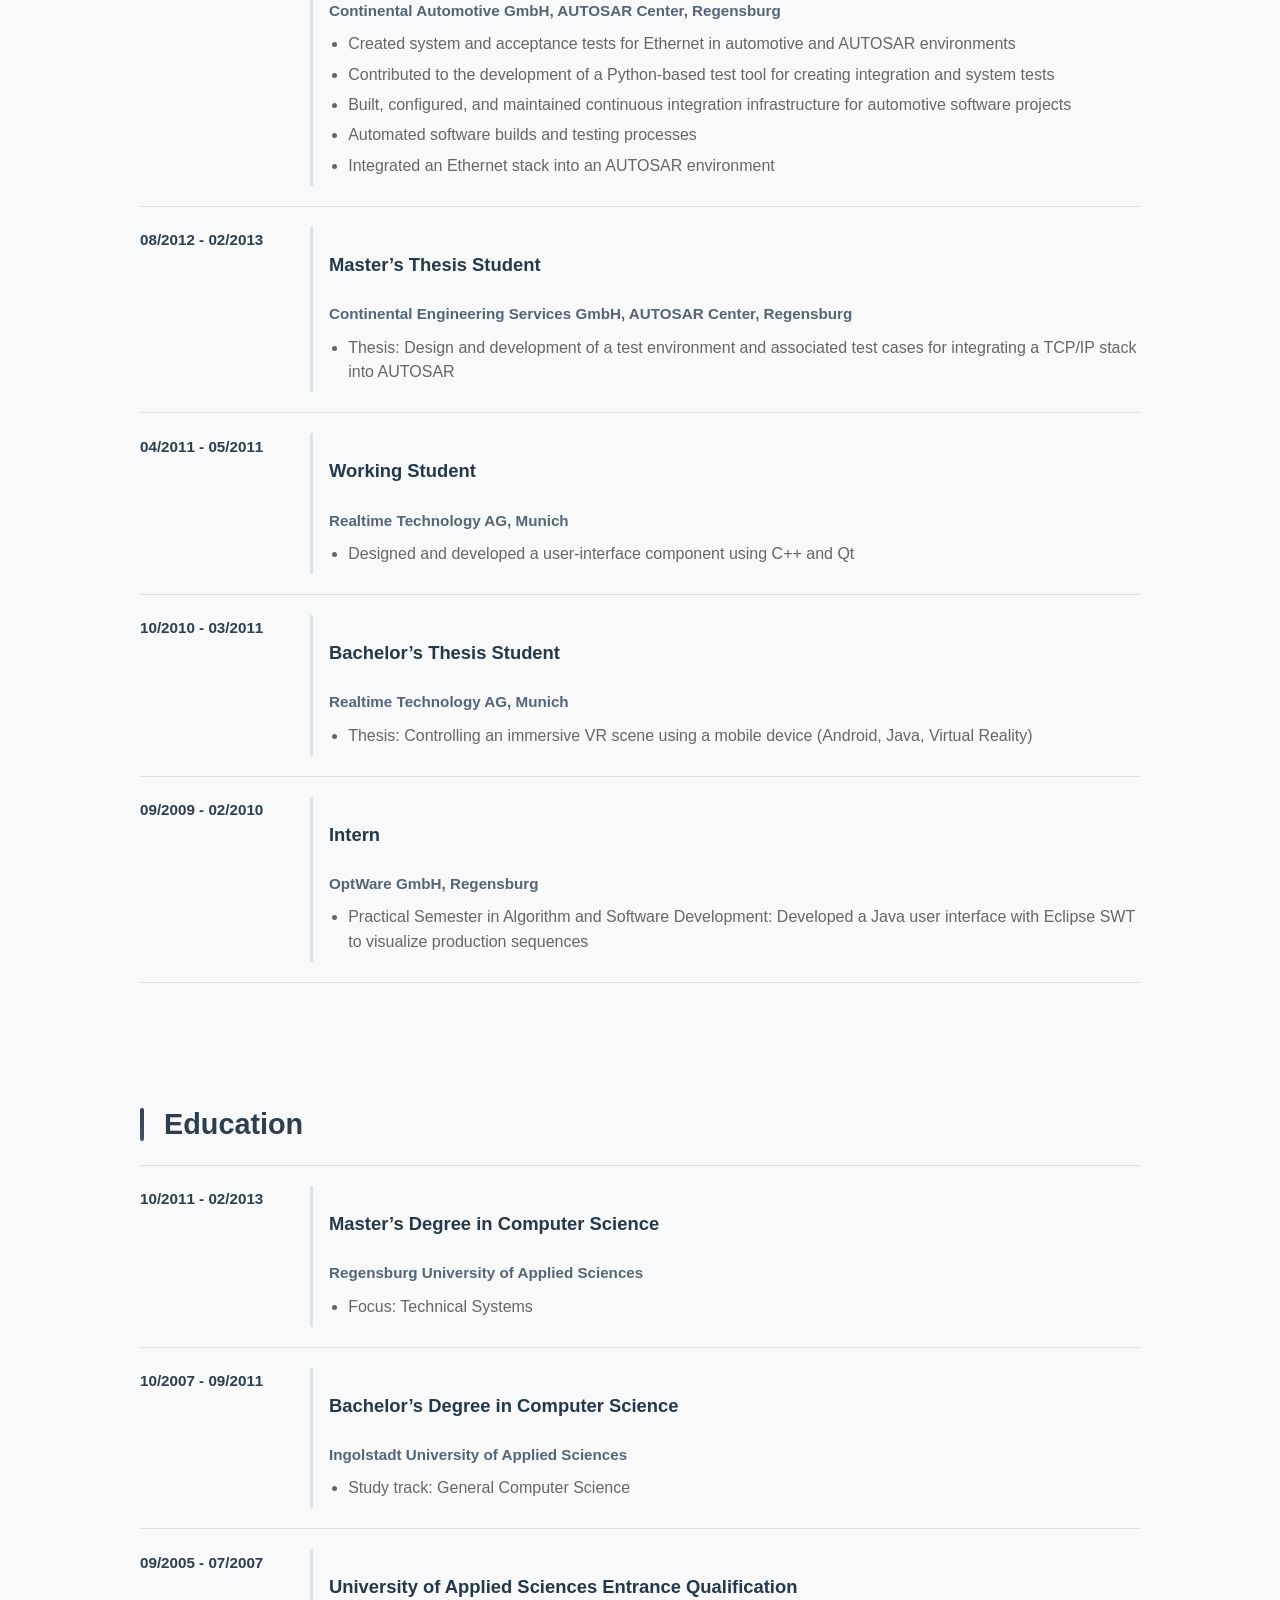
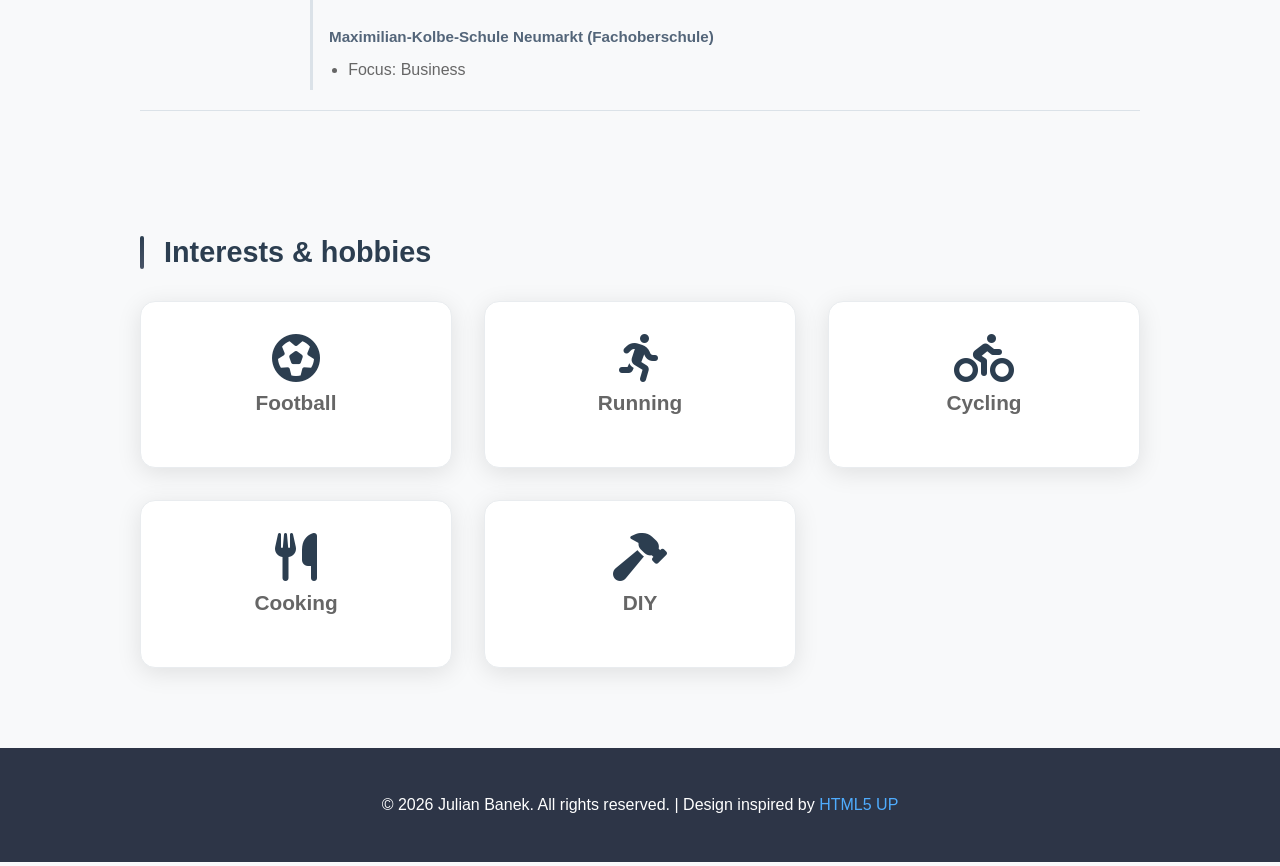
<file: index_en.html>
<!DOCTYPE HTML>
<html lang="en">
	<head>
		<title>Julian Banek – Software Engineer | CV</title>
		<meta charset="utf-8" />
		<meta name="viewport" content="width=device-width, initial-scale=1, user-scalable=no" />
		<meta name="description" content="Julian Banek – Senior Software Engineer with more than 13 years of experience in software development, software architecture, CI/CD, and development and build toolchains." />
		<meta name="keywords" content="CI/CD, Software Architecture, DevOps, Automotive, AI-assisted development, Jenkins, GitHub Actions, Java, Python" />
		
		<!-- FontAwesome Icons -->
		<link rel="stylesheet" href="https://cdnjs.cloudflare.com/ajax/libs/font-awesome/6.4.0/css/all.min.css" />
		
		<!-- Preload critical images -->
		<link rel="preload" as="image" href="images/avatar.jpg" />
		<link rel="stylesheet" href="assets/css/cv.css" />
		<link rel="stylesheet" href="assets/css/cv-hero.css" />
		<link rel="stylesheet" href="assets/css/cv-print.css" />
		<script src="assets/js/cv.js" defer></script>
	</head>
	<body>
		<header class="site-header">
			<div class="site-header__inner">
				<a class="site-brand" href="#about" aria-label="Julian Banek – home">
					<span class="avatar"><img src="images/avatar.jpg" alt="" aria-hidden="true" /></span>
					<span class="site-brand__name" aria-hidden="true">Julian</span>
				</a>
				<div class="site-nav-wrap">
					<button class="site-nav-toggle" type="button" aria-label="Open menu" aria-expanded="false" aria-controls="site-nav-menu">
						<i class="fas fa-bars" aria-hidden="true"></i>
					</button>
					<nav class="site-nav" id="site-nav-menu" aria-label="Main navigation">
						<ul>
							<li><a href="#about" class="active">About me</a></li>
							<li><a href="#skills">Core skills</a></li>
							<li><a href="#experience">Experience</a></li>
							<li><a href="#education">Education</a></li>
							<li><a href="#hobbies">Interests</a></li>
						</ul>
					</nav>
				</div>
				<div class="site-header__actions">
					<div class="social-icons">
						<a href="https://www.xing.com/profile/Julian_Banek/" aria-label="Xing profile"><i class="fab fa-xing"></i></a>
						<a href="https://github.com/juba895/curriculum_vitae" aria-label="GitHub profile"><i class="fab fa-github"></i></a>
						<a href="mailto:julian.banek@web.de" aria-label="Send email"><i class="fas fa-envelope"></i></a>
					</div>
					<div class="language-switch" role="group" aria-label="Select language">
						<a class="language-option" href="index.html" lang="de"><img class="language-flag" src="images/flags/de.svg" alt="" aria-hidden="true" />DE</a>
						<a class="language-option is-active" href="index_en.html" lang="en" aria-current="page"><img class="language-flag" src="images/flags/en.svg" alt="" aria-hidden="true" />EN</a>
					</div>
				</div>
			</div>
		</header>

		<!-- Main Content -->
		<div class="main-content">
			<!-- About Section -->
			<section id="about" class="section">
				<!-- <h2><span class="typewriter-text">Hello, I’m Julian.</span></h2> -->
					<header class="hero">
						<div class="hero__content">
							<img class="hero__portrait" src="images/avatar.jpg" alt="Julian Banek" />
							<div class="hero__intro">
								<p class="hero__eyebrow">SENIOR SOFTWARE ENGINEER</p>
								<h2 class="hero__title">Julian <span>Banek.</span></h2>
								<p class="hero__online-link"><i class="fas fa-globe" aria-hidden="true"></i> Online CV: <a href="https://juba895.github.io/curriculum_vitae/">juba895.github.io/curriculum_vitae</a></p>
								<ul class="hero__tags" aria-label="Areas of focus">
									<li>Software Engineering</li>
									<li>Software Architecture</li>
									<li>Backend</li>
									<li>CI/CD</li>
									<li>Development &amp; Build Toolchains</li>
								</ul>
							</div>
							<aside class="hero-terminal" aria-label="CI/CD pipeline example">
								<div class="hero-terminal__header">
									<span class="hero-terminal__dots" aria-hidden="true"><i></i><i></i><i></i></span>
									<span>delivery_pipeline.yml</span>
									<span class="hero-terminal__branch">main</span>
								</div>
								<div class="hero-terminal__body" aria-hidden="true">
									<p><span class="hero-code-key">stages</span><span class="hero-code-muted">:</span></p>
									<p class="hero-terminal__step"><span class="hero-code-muted">01</span> build</p>
									<p class="hero-terminal__step"><span class="hero-code-muted">02</span> test</p>
									<p class="hero-terminal__step"><span class="hero-code-muted">03</span> deploy</p>
									<div class="hero-terminal__divider"></div>
									<p class="hero-terminal__result"><span class="hero__status-dot" aria-hidden="true"></span>3 STAGES · AUTOMATED</p>
								</div>
							</aside>
						</div>
						<div class="hero__footer"><span>13+ YEARS OF EXPERIENCE</span></div>
					</header>

				<div class="container">
					<h3>At a glance</h3>
					<div class="info-box">
						<ul class="info-list">
							<li>
								<i class="fas fa-birthday-cake"></i>
								<div>
									<strong>Born:</strong>
									30 May 1989<br />
									Neumarkt in der Oberpfalz
								</div>
							</li>
							<li>
								<i class="fas fa-users"></i>
								<div>
									<strong>Family:</strong>
									Married<br />
									Two children
								</div>
							</li>
							<li>
								<i class="fas fa-flag"></i>
								<div>
									<strong>Nationality:</strong>
									German
								</div>
							</li>
							<li>
								<i class="fas fa-map-pin"></i>
								<div>
									<strong>Location:</strong>
									92339 Beilngries
								</div>
							</li>
							<li>
								<i class="fas fa-envelope"></i>
								<div>
									<strong>Email:</strong>
									julian.banek@web.de
								</div>
							</li>
						</ul>
					</div>
					<h3 class="profile-heading">Profile</h3>
					<div class="info-box">
						<p class="profile-intro">Senior Software Engineer with more than 13 years of professional software development experience, specializing in backend development, software architecture, and automation</p>
						<ul class="profile-highlights">
							<li class="profile-highlight">
								<i class="fas fa-check-circle profile-highlight-icon"></i>
								<span>CI/CD pipelines: Design, implementation, and automation of build, test, and deployment processes, including containerized development and deployment environments</span>
							</li>
							<li class="profile-highlight">
								<i class="fas fa-check-circle profile-highlight-icon"></i>
								<span>Software architecture &amp; engineering: Designing scalable, maintainable software and data-driven applications with modular architectures and REST APIs, applying established architectural principles and design patterns</span>
							</li>
							<li class="profile-highlight">
								<i class="fas fa-check-circle profile-highlight-icon"></i>
								<span>Technical and functional leadership: Experience coordinating engineering teams, defining requirements and interfaces, and shaping software architecture, including in Product Owner roles</span>
							</li>
							<li class="profile-highlight">
								<i class="fas fa-check-circle profile-highlight-icon"></i>
								<span>Technology: Quick to learn new technologies and put them to practical use in development and engineering processes</span>
							</li>
						</ul>
					</div>
				</div>
			</section>

			<section id="skills" class="section">
				<div class="container">
					<h3>Core skills</h3>
					<div class="skills-grid">
						<div class="skill-card">
							<i class="fas fa-ruler-combined icon"></i>
							<h4>Software Engineering &amp; Architecture</h4>
							<ul>
								<li><b>Principles &amp; practices:</b> SOLID, KISS, SoC, clean code &amp; code reviews</li>
								<li><b>Paradigms:</b> Object-oriented programming, design patterns</li>
								<li><b>Modeling:</b> UML and architecture documentation</li>
								<li><b>Architecture &amp; design:</b> Modular software architecture, REST APIs, event-driven architecture, API-first design</li>
							</ul>
						</div>
						<div class="skill-card">
							<i class="fas fa-industry icon"></i>
							<h4>Continuous Integration &amp; Delivery</h4>
							<ul>
								<li><b>Principles:</b> Pipeline as code, commit-triggered pipelines, comprehensive module testing</li>
								<li><b>Testing:</b> Automated tests (pytest, JUnit)</li>
								<li><b>Build:</b> Gradle / Maven (Java), Conan (C++), Bazel, pip / uv (Python)</li>
								<li><b>Static code analysis:</b> Ruff, Pylint, SpotBugs</li>
								<li><b>Platforms:</b> Jenkins, GitHub Actions</li>
								<li><b>Artifact management:</b> Artifactory</li>
							</ul>
						</div>
						<div class="skill-card">
							<i class="fas fa-server icon"></i>
							<h4>Backend Development</h4>
							<ul>
								<li>Programming languages: Java / Groovy / Python</li>
								<li><b>Frameworks:</b> Spring Boot, Hibernate / JPA, FastAPI</li>
								<li><b>APIs:</b> REST APIs, RPC (Apache Thrift), OpenAPI, Swagger</li>
								<li><b>Relational databases:</b> Oracle / SQL</li>
								<li><b>NoSQL databases:</b> MongoDB</li>
							</ul>
						</div>
						<div class="skill-card">
							<i class="fas fa-list-ul icon"></i>
							<h4>Product Ownership &amp; Collaboration</h4>
							<ul>
								<li>Agile software development with Scrum and SAFe</li>
								<li>Product ownership</li>
								<li>Functional leadership and coordination of internal and external engineering teams</li>
								<li>Sprint planning, backlog management, release coordination</li>
								<li>Jira and Confluence</li>
							</ul>
						</div>
						<div class="skill-card">
							<i class="fas fa-robot icon"></i>
							<h4>AI-assisted Software Development</h4>
							<ul>
								<li>Specification-driven development (custom instructions)</li>
								<li>AI-assisted code, test, and documentation generation</li>
								<li>AI-assisted concept and specification development</li>
								<li>GitHub Copilot</li>
							</ul>
						</div>
						<div class="skill-card">
							<i class="fas fa-cloud icon"></i>
							<h4>Cloud &amp; Infrastructure</h4>
							<ul>
								<li>Working with containerized applications and deployment environments based on Docker and Kubernetes</li>
								<li>Hands-on experience with Microsoft Azure</li>
								<li>Confident working with Linux environments and Bash scripting</li>
								<li>Automating development and infrastructure processes</li>
							</ul>
						</div>
						<div class="skill-card">
							<i class="fas fa-wrench icon"></i>
							<h4>Tools</h4>
							<ul>
								<li><b>IDEs:</b> Eclipse / IntelliJ IDEA / VS Code</li>
								<li><b>Version control:</b> Git / GitHub</li>
								<li><b>Modeling:</b> Enterprise Architect / draw.io / Mermaid</li>
								<li><b>Operating systems:</b> Windows / Linux</li>
							</ul>
						</div>
						<div class="skill-card">
							<i class="fas fa-keyboard icon"></i>
							<h4>GUI Development (Web &amp; Desktop)</h4>
							<ul>
								<li>Eclipse SWT</li>
								<li>HTML, CSS, and JavaScript</li>
								<li>Apache Tomcat and WildFly</li>
								<li>JSF and PrimeFaces</li>
							</ul>
						</div>
						<div class="skill-card">
							<i class="fas fa-car icon"></i>
							<h4>AUTOSAR Classic</h4>
							<ul>
								<li>Methodology</li>
								<li>Communication stack, particularly in the area of Ethernet and TCP/IP</li>
								<li>C fundamentals, particularly reading and understanding C code</li>
							</ul>
						</div>
						<div class="skill-card">
							<i class="fas fa-language icon"></i>
							<h4>Languages</h4>
							<ul>
								<li>German (native)</li>
								<li>English (fluent)</li>
							</ul>
						</div>
					</div>
				</div>
			</section>

			<section id="experience" class="section">
				<div class="container">
					<div class="resume-section-heading">
						<h3>Experience</h3>
						<button class="resume-view-toggle" type="button" aria-controls="experience-list education-list" aria-pressed="false" aria-label="List view for experience and education; switch to timeline view" title="List view for experience and education; switch to timeline view">
							<i class="fas fa-list" aria-hidden="true"></i>
						</button>
					</div>
					<div class="timeline" id="experience-list">
						<div class="timeline-item right">
							<div class="timeline-date">01/2023 - present</div>
							<div class="timeline-content">
								<h4>Software Engineer</h4>
								<h5>CARIAD SE, PMT, Ingolstadt</h5>
								<ul>
									<li>Designed, developed, and enhanced a CI/CD environment for MBSD toolchains based on GitHub Actions</li>
									<li>Designed and implemented an automated interface for suppliers to deliver software components</li>
									<li>Built a service for structured storage and provision of ECU metadata</li>
									<li>Migrated static Jenkins build nodes to a dynamic, Azure-based build infrastructure</li>
									<li>Acted as Product Owner for key components of the MBSD toolchain, the delivery interface, and metadata processing: provided functional direction to external development teams, prioritized the backlog, and defined technical and functional requirements</li>
									<li>Enhanced the development environment for a large-scale automotive driving project with several hundred contributors, including building and publishing Conan 2 packages and integrating them into the Bazel-based build process</li>
								</ul>
							</div>
						</div>
						<div class="timeline-item left">
							<div class="timeline-date">03/2020 - 12/2022</div>
							<div class="timeline-content">
								<h4>Software Architect</h4>
								<h5>Continental Automotive GmbH, he[a]t SW Technologies, Regensburg</h5>
								<ul>
									<li>Designed, implemented, and enhanced a CI/CD solution for AUTOSAR Adaptive software projects</li>
									<li>Used Conan for system integration and dependency management of AUTOSAR Adaptive components</li>
									<li>Enhanced a reporting framework, including its MongoDB-based data storage and REST APIs</li>
									<li>Acted as Product Owner, providing functional direction to a team of internal and external contributors</li>
									<li>Took architectural responsibility for the CI/CD and reporting solutions, including defining technical interfaces and making architecture decisions</li>
									<li>Worked closely with other engineering teams to align technical requirements, interfaces, and shared architecture decisions</li>
								</ul>
							</div>
						</div>
						<div class="timeline-item right">
							<div class="timeline-date">07/2017 - 03/2020</div>
							<div class="timeline-content">
								<h4>Software Engineer</h4>
								<h5>Continental Automotive GmbH, Software Center of Competence, Regensburg</h5>
								<ul>
									<li>Automated software development processes using continuous integration</li>
									<li>Designed and developed a Java-based reporting framework to automatically collect and process project data, including building MongoDB-based data storage</li>
									<li>Developed a Spring Boot REST API for programmatic access to project data</li>
									<li>Delivered a single-page web application using JSF to visualize project metrics</li>
								</ul>
							</div>
						</div>
						<div class="timeline-item left">
							<div class="timeline-date">04/2013 - 06/2017</div>
							<div class="timeline-content">
								<h4>Software Engineer</h4>
								<h5>Continental Automotive GmbH, AUTOSAR Center, Regensburg</h5>
								<ul>
									<li>Created system and acceptance tests for Ethernet in automotive and AUTOSAR environments</li>
									<li>Contributed to the development of a Python-based test tool for creating integration and system tests</li>
									<li>Built, configured, and maintained continuous integration infrastructure for automotive software projects</li>
									<li>Automated software builds and testing processes</li>
									<li>Integrated an Ethernet stack into an AUTOSAR environment</li>
								</ul>
							</div>
						</div>
						<div class="timeline-item right">
							<div class="timeline-date">08/2012 - 02/2013</div>
							<div class="timeline-content">
								<h4>Master’s Thesis Student</h4>
								<h5>Continental Engineering Services GmbH, AUTOSAR Center, Regensburg</h5>
								<ul>
									<li>Thesis: Design and development of a test environment and associated test cases for integrating a TCP/IP stack into AUTOSAR</li>
								</ul>
							</div>
						</div>
						<div class="timeline-item left">
							<div class="timeline-date">04/2011 - 05/2011</div>
							<div class="timeline-content">
								<h4>Working Student</h4>
								<h5>Realtime Technology AG, Munich</h5>
								<ul>
									<li>Designed and developed a user-interface component using C++ and Qt</li>
								</ul>
							</div>
						</div>
						<div class="timeline-item right">
							<div class="timeline-date">10/2010 - 03/2011</div>
							<div class="timeline-content">
								<h4>Bachelor’s Thesis Student</h4>
								<h5>Realtime Technology AG, Munich</h5>
								<ul>
									<li>Thesis: Controlling an immersive VR scene using a mobile device (Android, Java, Virtual Reality)</li>
								</ul>
							</div>
						</div>
						<div class="timeline-item left">
							<div class="timeline-date">09/2009 - 02/2010</div>
							<div class="timeline-content">
								<h4>Intern</h4>
								<h5>OptWare GmbH, Regensburg</h5>
								<ul>
									<li>Practical Semester in Algorithm and Software Development: Developed a Java user interface with Eclipse SWT to visualize production sequences</li>
								</ul>
							</div>
						</div>
					</div>
				</div>
			</section>

			<!-- Education Section -->
			<section id="education" class="section education-section">
				<div class="container">
					<h3>Education</h3>
					<div class="timeline" id="education-list">
						<div class="timeline-item right">
							<div class="timeline-date">10/2011 - 02/2013</div>
							<div class="timeline-content">
								<h4>Master’s Degree in Computer Science</h4>
								<h5>Regensburg University of Applied Sciences</h5>
								<ul>
									<li>Focus: Technical Systems</li>
								</ul>
							</div>
						</div>
						<div class="timeline-item left">
							<div class="timeline-date">10/2007 - 09/2011</div>
							<div class="timeline-content">
								<h4>Bachelor’s Degree in Computer Science</h4>
								<h5>Ingolstadt University of Applied Sciences</h5>
								<ul>
									<li>Study track: General Computer Science</li>
								</ul>
							</div>
						</div>
						<div class="timeline-item right">
							<div class="timeline-date">09/2005 - 07/2007</div>
							<div class="timeline-content">
								<h4>University of Applied Sciences Entrance Qualification</h4>
								<h5>Maximilian-Kolbe-Schule Neumarkt (Fachoberschule)</h5>
								<ul>
									<li>Focus: Business</li>
								</ul>
							</div>
						</div>
					</div>
				</div>
			</section>

			<!-- Hobbies Section -->
			<section id="hobbies" class="section">
				<div class="container">
					<h3>Interests &amp; hobbies</h3>
					<div class="skills-grid">
						<div class="skill-card">
							<i class="fas fa-futbol icon"></i>
							<h4>Football</h4>
						</div>
						<div class="skill-card">
							<i class="fas fa-running icon"></i>
							<h4>Running</h4>
						</div>
						<div class="skill-card">
							<i class="fas fa-biking icon"></i>
							<h4>Cycling</h4>
						</div>
						<div class="skill-card">
							<i class="fas fa-utensils icon"></i>
							<h4>Cooking</h4>
						</div>
						<div class="skill-card">
							<i class="fas fa-hammer icon"></i>
							<h4>DIY</h4>
						</div>
					</div>
				</div>
			</section>

			<!-- Footer -->
			<footer class="site-footer">
				<div class="container">
					<p>&copy; 2026 Julian Banek. All rights reserved. | Design inspired by <a href="https://html5up.net" target="_blank">HTML5 UP</a></p>
				</div>
			</footer>
		</div>

		<!-- Lightbox Overlay -->
		<div class="lightbox-overlay" id="avatarLightbox">
			<img src="images/avatar.jpg" alt="Julian Banek" />
		</div>
	</body>
</html>
</file>
<file: assets/css/cv.css>
/* Page-specific CV styles extracted from index.html. */
:root {
	/* Einheitliche Farbe fuer Fliesstext (Profil, Steckbrief, Skills, Erfahrung, Hobbys) */
	--text-body: #666;
}

body {
	margin: 0;
	padding: 0;
	font-family: "Segoe UI", Tahoma, Geneva, Verdana, sans-serif;
	background: #f8f9fa;
	color: #333;
}

	/* Top navigation */
	.site-header {
		position: sticky;
		top: 0;
		z-index: 1000;
		color: #fff;
		background: linear-gradient(110deg, #1e2530 0%, #2d3547 100%);
		box-shadow: none;
	}

	.site-header__inner {
		display: grid;
		grid-template-columns: auto minmax(0, 1fr) auto;
		align-items: center;
		gap: 1.5rem;
		max-width: 1480px;
		min-height: 78px;
		margin: 0 auto;
		padding: 0 2.25rem;
	}

	.site-brand {
		display: inline-flex;
		align-items: center;
		gap: 0.65rem;
		color: #fff;
		text-decoration: none;
	}

	.site-brand .avatar {
		width: 42px;
		height: 42px;
		flex: 0 0 42px;
		border: 2px solid rgba(255,255,255,0.38);
		border-radius: 50%;
		overflow: hidden;
		cursor: zoom-in;
		opacity: var(--avatar-transfer, 0);
		will-change: opacity;
	}

	.site-brand .avatar img {
		display: block;
		width: 100%;
		height: 100%;
		object-fit: cover;
		transition: transform 0.3s ease;
	}

	.site-brand .avatar:hover img { transform: scale(1.08); }

	.site-brand__name {
		font-size: 0.9rem;
		font-weight: 700;
		letter-spacing: 0.01em;
		opacity: var(--avatar-transfer, 0);
		will-change: opacity;
	}

	.site-nav-wrap { min-width: 0; }
	.site-nav { min-width: 0; }
	.site-nav-toggle { display: none; }

	.site-nav ul {
		display: flex;
		align-items: center;
		justify-content: center;
		gap: 0.2rem;
		list-style: none;
		margin: 0;
		padding: 0;
	}

	.site-nav li { margin: 0; }

	.site-nav a {
		display: block;
		padding: 0.7rem 0.8rem;
		border-radius: 7px;
		color: rgba(255,255,255,0.78);
		font-size: 0.83rem;
		font-weight: 500;
		text-decoration: none;
		white-space: nowrap;
		transition: background 0.2s ease, color 0.2s ease;
	}

	.site-nav a:hover,
	.site-nav a.active {
		background: rgba(255,255,255,0.12);
		color: #fff;
	}

	.site-nav a:focus-visible,
	.site-header__actions a:focus-visible,
	.site-brand:focus-visible {
		outline: 2px solid #8fb5d5;
		outline-offset: 3px;
	}

	.site-header__actions {
		display: flex;
		align-items: center;
		gap: 0.8rem;
	}

	.site-header .social-icons {
		display: flex;
		align-items: center;
		gap: 0.3rem;
	}

	.site-header .social-icons a {
		display: flex;
		width: 36px;
		height: 36px;
		align-items: center;
		justify-content: center;
		border-radius: 50%;
		background: rgba(255,255,255,0.08);
		color: rgba(255,255,255,0.82);
		font-size: 1rem;
		text-decoration: none;
		transition: background 0.2s ease, color 0.2s ease;
	}

	.site-header .social-icons a:hover {
		background: rgba(255,255,255,0.18);
		color: #fff;
	}

.lightbox-overlay {
	display: none;
	position: fixed;
	top: 0;
	left: 0;
	width: 100%;
	height: 100%;
	background: rgba(0,0,0,0.85);
	z-index: 9999;
	align-items: center;
	justify-content: center;
	cursor: zoom-out;
}

.lightbox-overlay.active {
	display: flex;
}

.lightbox-overlay img {
	max-width: 80vw;
	max-height: 80vh;
	border-radius: 50%;
	border: 5px solid rgba(255,255,255,0.3);
	box-shadow: 0 20px 60px rgba(0,0,0,0.5);
	animation: lightboxIn 0.25s ease-out;
	width: 480px;
	height: 480px;
	object-fit: cover;
}

@keyframes lightboxIn {
	from { opacity: 0; transform: scale(0.8); }
	to { opacity: 1; transform: scale(1); }
}

.site-header .language-switch {
	display: inline-flex;
	align-items: center;
	gap: 0.2rem;
	padding: 0.25rem;
	margin: 0;
	border: 1px solid rgba(255,255,255,0.22);
	border-radius: 999px;
	background: rgba(255,255,255,0.08);
}

.site-header .language-option {
	display: inline-flex;
	align-items: center;
	justify-content: center;
	gap: 0.4rem;
	min-width: 3.4rem;
	padding: 0.4rem 0.65rem;
	border: 0;
	border-radius: 999px;
	background: transparent;
	color: rgba(255,255,255,0.72);
	font: inherit;
	font-size: 0.8rem;
	font-weight: 700;
	letter-spacing: 0.04em;
	text-decoration: none;
	transition: background 0.2s ease, color 0.2s ease;
}

.language-flag {
	width: 1.1rem;
	height: 0.75rem;
	object-fit: cover;
	border-radius: 2px;
	box-shadow: 0 0 0 1px rgba(0,0,0,0.12);
}

.site-header .language-option:hover,
.site-header .language-option.is-active {
	background: white;
	color: #2d3547;
}

.site-header .language-option:focus-visible {
	outline: 2px solid #8fb5d5;
	outline-offset: 2px;
}

/* Main Content */
.main-content {
	margin-left: 0;
	min-height: 100vh;
	overflow-x: clip;
}

.section {
	padding: 3rem 0;
	transition: opacity 0.6s ease, transform 0.6s ease;
}

#about.section { padding-top: 0; }

.section { scroll-margin-top: 100px; }

.section.fade-in-pending {
	opacity: 0;
	transform: translateY(30px);
}

.container {
	max-width: 1000px;
	margin: 0 auto;
	padding: 0 2rem;
}

@keyframes typewriter {
	from { width: 0; }
	to { width: 100%; }
}

@keyframes blink {
	from, to { border-color: transparent; }
	50% { border-color: #2c3e50; }
}

.typewriter-text {
	overflow: hidden;
	border-right: 3px solid #2c3e50;
	white-space: nowrap;
	margin: 0 auto;
	letter-spacing: .15em;
	animation: typewriter 3s steps(30, end), blink .75s step-end infinite;
	animation-delay: 0.5s;
	animation-fill-mode: both;
	display: inline-block;
}

/* Typography */
h2 {
	font-size: 2.5rem;
	font-weight: 300;
	color: #2c3e50;
	text-align: center;
	margin-bottom: 2rem;
	position: relative;
}

h2::after {
	content: '';
	display: block;
	width: 80px;
	height: 4px;
	background: linear-gradient(135deg, #2c3e50 0%, #4a5568 100%);
	margin: 1rem auto;
	border-radius: 2px;
}
h3 {
	font-size: 1.8rem;
	color: #2c3e50;
	margin-bottom: 1.5rem;
	position: relative;
	padding-left: 1.5rem;
}

h3::before {
	content: '';
	position: absolute;
	left: 0;
	top: 0;
	width: 4px;
	height: 100%;
	background: linear-gradient(135deg, #2c3e50 0%, #4a5568 100%);
	border-radius: 2px;
}

/* Skills Grid */
.skills-grid {
	display: grid;
	grid-template-columns: repeat(auto-fit, minmax(300px, 1fr));
	gap: 2rem;
	margin: 2rem 0;
}

.skill-card {
	background: white;
	padding: 2rem;
	border-radius: 15px;
	box-shadow: 0 5px 25px rgba(0,0,0,0.1);
	border: 1px solid #e9ecef;
	transition: all 0.3s ease;
	text-align: center;
}

.skill-card:hover {
	transform: translateY(-5px);
	box-shadow: 0 15px 40px rgba(0,0,0,0.15);
}

.skill-card .icon {
	display: block;
	font-size: 3rem;
	color: #2c3e50;
	line-height: 1;
	margin: 0 auto 0.6rem;
}

.skill-card h4 {
	font-size: 1.3rem;
	color: #2c3e50;
	margin: 0 0 1.25rem;
	font-weight: 600;
}

.skill-card p {
	color: var(--text-body);
	line-height: 1.6;
	margin: 0;
}

.skill-card ul {
	text-align: left;
	margin: 0;
	padding-left: 1.5rem;
}

.skill-card li {
	margin-bottom: 0.85rem;
	color: var(--text-body);
}

.skill-card li b {
	display: block;
	font-weight: normal;
	margin-bottom: 0.1rem;
}

/* Hobbys: Beschriftung wie Fliesstext */
#hobbies .skill-card h4 { color: var(--text-body); }

/* Info Box */
.info-box {
	background: white;
	padding: 2rem;
	border-radius: 15px;
	box-shadow: 0 5px 25px rgba(0,0,0,0.1);
	margin: 2rem 0;
}

.info-list {
	list-style: none;
	padding: 0;
	margin: 0;
	display: grid;
	grid-template-columns: repeat(auto-fit, minmax(250px, 1fr));
	gap: 1.5rem;
}

.info-list li {
	display: flex;
	align-items: flex-start;
	gap: 1rem;
	padding: 1rem;
	border-radius: 10px;
	color: var(--text-body);
	transition: background 0.3s ease;
}

.info-list li:hover {
	background: #f8f9fa;
}

.info-list i {
	font-size: 1.5rem;
	color: #2c3e50;
	flex-shrink: 0;
	margin-top: 0.2rem;
}

.info-list strong {
	display: block;
	color: #2c3e50;
	margin-bottom: 0.25rem;
}

/* Profile presentation */
.profile-heading { margin-top: 3rem; }
.profile-intro {
	color: var(--text-body);
	line-height: 1.8;
	margin: 0 0 1.25rem 0;
}
.profile-highlights {
	list-style: none;
	padding: 0;
	margin: 0;
}
.profile-highlight {
	padding: 0.75rem 0;
	display: flex;
	align-items: flex-start;
	gap: 1rem;
	color: var(--text-body);
}
.profile-highlight-icon {
	color: #2c3e50;
	margin-top: 0.3rem;
	font-size: 1.2rem;
}
.education-section { background: #f8f9fa; }
.site-footer {
	background: #2d3547;
	color: white;
	text-align: center;
	padding: 2rem 0;
}
.site-footer a {
	color: #4facfe;
	text-decoration: none;
}

/* Timeline */
.resume-section-heading {
	display: flex;
	align-items: center;
	gap: 0.5rem;
	margin-bottom: 1.5rem;
}

.resume-section-heading h3 { margin-bottom: 0; }

.resume-view-toggle {
	display: inline-flex;
	align-items: center;
	justify-content: center;
	width: 30px;
	height: 30px;
	padding: 0;
	border: 0;
	border-radius: 50%;
	background: transparent;
	color: #718096;
	font-size: 0.9rem;
	cursor: pointer;
	transition: background 0.2s ease, color 0.2s ease;
}

.resume-view-toggle:hover {
	background: #edf2f6;
	color: #2c3e50;
}

.resume-view-toggle:focus-visible {
	outline: 2px solid #8fb5d5;
	outline-offset: 2px;
}

.timeline {
	max-width: 1000px;
	margin: 1.25rem auto 0;
	border-top: 1px solid #dbe2e8;
}

.timeline-item,
.timeline-item.left,
.timeline-item.right {
	display: grid;
	grid-template-columns: 150px minmax(0, 1fr);
	gap: 1.25rem;
	width: 100%;
	left: auto;
	margin: 0;
	padding: 1.25rem 0;
	border-bottom: 1px solid #dbe2e8;
	break-inside: avoid;
	page-break-inside: avoid;
}

.timeline-item::after { display: none; }

.timeline-content {
	min-width: 0;
	padding: 0.1rem 0 0.1rem 1rem;
	background: transparent;
	border: 0;
	border-left: 3px solid #dbe2e8;
	border-radius: 0;
	box-shadow: none;
}

.timeline-date {
	color: #2c3e50;
	font-weight: 700;
	font-size: 0.95rem;
	line-height: 1.5;
	padding-top: 0.15rem;
}

.timeline-content h4 {
	color: #23384d;
	margin-bottom: 0.15rem;
	font-size: 1.15rem;
	line-height: 1.35;
}

.timeline-content h5 {
	color: #536579;
	margin-bottom: 0.65rem;
	font-weight: 600;
	font-size: 0.95rem;
	line-height: 1.45;
}

.timeline-content ul {
	list-style: disc;
	margin: 0;
	padding-left: 1.2rem;
}

.timeline-content li {
	margin-bottom: 0.35rem;
	color: var(--text-body);
	line-height: 1.55;
}

.timeline.is-timeline {
	position: relative;
	border-top: 0;
	padding-top: 0.25rem;
}

.timeline.is-timeline::before {
	content: '';
	position: absolute;
	top: 0;
	bottom: 0;
	left: 50%;
	width: 2px;
	background: #dbe2e8;
	transform: translateX(-50%);
}

.timeline.is-timeline .timeline-item,
.timeline.is-timeline .timeline-item.left,
.timeline.is-timeline .timeline-item.right {
	position: relative;
	grid-template-columns: minmax(0, 1fr) 28px minmax(0, 1fr);
	gap: 0.75rem;
	padding: 0.5rem 0 1rem;
	border: 0;
}

.timeline.is-timeline .timeline-item::after {
	display: block;
	position: absolute;
	z-index: 1;
	top: 1rem;
	left: 50%;
	width: 0.8rem;
	height: 0.8rem;
	border: 3px solid #fff;
	border-radius: 50%;
	background: #385a78;
	box-shadow: 0 0 0 1px #cbd5df;
	transform: translateX(-50%);
	content: '';
}

.timeline.is-timeline .timeline-item.right .timeline-date {
	grid-column: 1;
	text-align: right;
}

.timeline.is-timeline .timeline-item.right .timeline-content { grid-column: 3; }

.timeline.is-timeline .timeline-item.left .timeline-date {
	grid-column: 3;
	text-align: left;
}

.timeline.is-timeline .timeline-item.left .timeline-content {
	grid-column: 1;
	grid-row: 1;
}

.timeline.is-timeline .timeline-date {
	align-self: start;
	padding: 0.8rem 0.25rem 0;
}

.timeline.is-timeline .timeline-content {
	padding: 0.85rem;
	border: 1px solid #e1e7ed;
	border-radius: 8px;
	background: #fff;
	box-shadow: 0 3px 12px rgba(31, 48, 64, 0.08);
}

/* Responsive */
@media (max-width: 980px) {
	.site-header__inner {
		grid-template-columns: 1fr auto;
		gap: 0.5rem 1rem;
		padding: 0.65rem 1.5rem 0;
	}
	.site-nav-wrap {
		grid-column: 1 / -1;
		grid-row: 2;
		width: 100%;
	}
	.site-nav ul { justify-content: flex-start; }
	.site-header__actions { grid-column: 2; grid-row: 1; }

	.timeline-item,
	.timeline-item.left,
	.timeline-item.right {
		grid-template-columns: 1fr;
		gap: 0.35rem;
		padding: 0.9rem 0;
	}

	.timeline-content { padding-left: 0.75rem; }
	.timeline.is-timeline { padding-left: 1.5rem; }

	.timeline.is-timeline::before {
		left: 0.45rem;
		transform: none;
	}

	.timeline.is-timeline .timeline-item,
	.timeline.is-timeline .timeline-item.left,
	.timeline.is-timeline .timeline-item.right {
		display: block;
		padding: 0 0 1rem;
	}

	.timeline.is-timeline .timeline-item::after {
		top: 0.2rem;
		left: -1.45rem;
		transform: none;
	}

	.timeline.is-timeline .timeline-date,
	.timeline.is-timeline .timeline-item.left .timeline-date,
	.timeline.is-timeline .timeline-item.right .timeline-date {
		padding: 0 0 0.35rem;
		text-align: left;
	}

	.skills-grid { grid-template-columns: 1fr; }
}

@media (max-width: 600px) {
	.site-header__inner { padding: 0.55rem 1rem 0; }
	.site-brand .avatar { width: 36px; height: 36px; flex-basis: 36px; }
	.site-brand__name { font-size: 0.85rem; }
	.site-header__actions { gap: 0.4rem; }
	.site-header .social-icons { gap: 0.15rem; }
	.site-header .social-icons a { width: 32px; height: 32px; }
	.site-header .language-switch { gap: 0.05rem; padding: 0.15rem; }
	.site-header .language-option { min-width: 2.5rem; gap: 0.25rem; padding: 0.3rem 0.35rem; }
	.site-header .language-flag { width: 0.95rem; height: 0.65rem; }
	.site-nav ul {
		justify-content: flex-start;
		flex-wrap: wrap;
		gap: 0.1rem;
	}
	.site-nav a { padding: 0.6rem 0.65rem; font-size: 0.76rem; }
	.section { scroll-margin-top: 132px; }
}


@media screen and (max-width: 600px) {
	.site-nav-wrap { position: static; }
	.site-nav-toggle {
		position: fixed;
		top: max(0.65rem, env(safe-area-inset-top));
		right: max(0.75rem, env(safe-area-inset-right));
		z-index: 1003;
		display: grid;
		place-items: center;
		width: 2.75rem;
		height: 2.75rem;
		padding: 0;
		border: 0;
		border-radius: 50%;
		background: #2d3547;
		color: #fff;
		font: inherit;
		font-size: 1.1rem;
		cursor: pointer;
		box-shadow: 0 4px 14px rgba(0,0,0,0.18);
		transition: right 0.35s ease, background 0.2s ease, transform 0.2s ease;
	}
	.site-nav-toggle i { line-height: 1; }
	.site-nav-toggle:hover,
	.site-nav-toggle[aria-expanded="true"] { background: #8fb5d5; color: #1e2530; }
	.site-nav-toggle:focus-visible {
		outline: 2px solid #8fb5d5;
		outline-offset: 3px;
	}
	.site-nav {
		position: fixed;
		inset: 0 auto 0 0;
		z-index: 1002;
		display: flex;
		align-items: center;
		box-sizing: border-box;
		width: min(18rem, 78vw);
		height: 100vh;
		height: 100dvh;
		overflow-y: auto;
		padding: max(4.5rem, env(safe-area-inset-top)) 0.9rem max(5rem, calc(4rem + env(safe-area-inset-bottom)));
		background: #1e2530;
		box-shadow: 12px 0 36px rgba(0,0,0,0.22);
		transform: translateX(-105%);
		visibility: hidden;
		transition: transform 0.35s cubic-bezier(0.22, 0.68, 0, 1), visibility 0.35s;
		will-change: transform;
	}
	body.mobile-nav-open { overflow: hidden; }
	body.mobile-nav-open .site-nav { transform: translateX(0); visibility: visible; }
	body.mobile-nav-open .site-nav-toggle { right: max(0.75rem, env(safe-area-inset-right)); }
	.main-content { transition: transform 0.35s cubic-bezier(0.22, 0.68, 0, 1); }
	body.mobile-nav-open .main-content { transform: translateX(calc(78vw - 2px)); }
	.site-nav ul {
		display: grid;
		grid-template-columns: 1fr;
		gap: 0.5rem;
		width: 100%;
	}
	.site-nav li { width: 100%; }
	.site-nav a {
		display: flex;
		align-items: center;
		min-height: 3.25rem;
		padding: 0.8rem 1rem;
		border-radius: 999px;
		color: rgba(255,255,255,0.78);
		font-size: 0.95rem;
	}
	.site-nav a:hover,
	.site-nav a.active { background: rgba(143,181,213,0.18); color: #fff; }
	.site-header__actions {
		position: fixed;
		left: 0;
		bottom: 0;
		z-index: 1004;
		display: flex;
		box-sizing: border-box;
		align-items: center;
		justify-content: space-between;
		gap: 0.5rem;
		width: min(18rem, 78vw);
		padding: 0.75rem 0.9rem max(1rem, env(safe-area-inset-bottom));
		border-top: 1px solid rgba(255,255,255,0.14);
		background: #1e2530;
		transform: translateX(-105%);
		visibility: hidden;
		pointer-events: none;
		transition: transform 0.35s cubic-bezier(0.22, 0.68, 0, 1), visibility 0.35s;
	}
	body.mobile-nav-open .site-header__actions {
		transform: translateX(0);
		visibility: visible;
		pointer-events: auto;
	}
}

@media screen and (min-width: 370px) and (max-width: 600px) {
	body.mobile-nav-open .main-content { transform: translateX(calc(18rem - 2px)); }
}

@media screen and (max-width: 700px) {
	.info-list { grid-template-columns: 1fr; }
}

@media screen and (max-width: 600px) and (prefers-reduced-motion: reduce) {
	.site-nav,
	.site-header__actions,
	.site-nav-toggle,
	.main-content { transition: none !important; }
}

/* End of base CV styles. */
</file>
<file: assets/css/cv-hero.css>
/* Hero profile presentation */
.hero {
	--hero-bg: #1e2530;
	--hero-panel: #222b3a;
	--hero-text: #f3f6fc;
	--hero-muted: #c0cad8;
	--hero-accent: #8fb5d5;

	position: relative;
	box-sizing: border-box;
	width: 100%;
	overflow: hidden;
	margin: 0 0 2.5rem;
	padding: clamp(1.35rem, 3vw, 2.5rem) max(2rem, calc((100% - 1000px) / 2 + 2rem));
	border: 0;
	border-bottom: 1px solid rgba(255, 255, 255, 0.12);
	border-radius: 0 0 18px 18px;
	color: var(--hero-text);
	background:
		radial-gradient(ellipse at 85% 15%, rgba(143, 181, 213, 0.14), transparent 38%),
		linear-gradient(110deg, #1e2530 0%, #2d3547 100%);
	box-shadow: 0 18px 32px rgba(30, 37, 48, 0.1);
}

.hero *,
.hero *::before,
.hero *::after { box-sizing: border-box; }

.hero__top,
.hero__footer {
	display: flex;
	align-items: center;
	justify-content: space-between;
	gap: 1rem;
}

.hero__status,
.hero__footer {
	color: var(--hero-muted);
	font-size: 0.68rem;
	font-weight: 600;
	letter-spacing: 0.12em;
}

.hero__status-dot {
	display: inline-block;
	width: 8px;
	height: 8px;
	margin-right: 0.45rem;
	border-radius: 50%;
	background: var(--hero-accent);
	vertical-align: middle;
}

.hero__content {
	display: grid;
	grid-template-columns: clamp(190px, 20vw, 240px) minmax(0, 1.2fr) minmax(230px, 0.8fr);
	align-items: center;
	gap: clamp(2rem, 5vw, 4rem);
	padding: clamp(2.5rem, 6vw, 4.5rem) 0;
}

.hero__portrait {
	display: block;
	width: 100%;
	max-width: 240px;
	aspect-ratio: 1;
	border: 3px solid rgba(255,255,255,0.38);
	border-radius: 50%;
	object-fit: cover;
	box-shadow: 0 12px 32px rgba(0,0,0,0.25);
	cursor: zoom-in;
	opacity: calc(1 - var(--avatar-transfer, 0));
	will-change: opacity;
}

.hero__intro,
.hero-terminal {
	animation: heroEnter 0.75s cubic-bezier(0.2, 0.7, 0.2, 1) both;
}

.hero-terminal { animation-delay: 0.12s; }

@keyframes heroEnter {
	from { opacity: 0; transform: translateY(18px); }
	to { opacity: 1; transform: translateY(0); }
}

.hero__eyebrow {
	margin: 0;
	color: var(--hero-accent);
	font-size: 0.75rem;
	font-weight: 700;
	letter-spacing: 0.16em;
}

.hero__title {
	margin: 0.5rem 0 1rem;
	color: var(--hero-text);
	font-size: clamp(2.4rem, 4.2vw, 3.8rem);
	font-weight: 750;
	line-height: 1.05;
	letter-spacing: -0.055em;
	text-align: left;
	white-space: nowrap;
}

.hero__title::after { display: none; }
.hero__title span { color: var(--hero-accent); }
.hero__online-link { display: none; }

.hero__description {
	max-width: 34rem;
	margin: 0;
	color: var(--hero-muted);
	font-size: clamp(1rem, 1.7vw, 1.1rem);
	line-height: 1.75;
}

.hero__tags {
	display: flex;
	flex-wrap: wrap;
	gap: 0.55rem;
	list-style: none;
	margin: 1.4rem 0 1.7rem;
	padding: 0;
}

.hero__tags li {
	padding: 0.45rem 0.7rem;
	border: 1px solid rgba(255, 255, 255, 0.2);
	border-radius: 6px;
	color: #e5edf6;
	background: rgba(255, 255, 255, 0.08);
	font-size: 0.78rem;
	font-weight: 600;
}

.hero-terminal {
	overflow: hidden;
	border: 1px solid rgba(255, 255, 255, 0.15);
	border-radius: 12px;
	background: var(--hero-panel);
	box-shadow: 0 20px 50px rgba(0, 0, 0, 0.2);
}

.hero-terminal__header {
	display: flex;
	align-items: center;
	gap: 0.7rem;
	padding: 0.85rem 1rem;
	border-bottom: 1px solid rgba(255, 255, 255, 0.1);
	color: var(--hero-muted);
	font-size: 0.75rem;
}

.hero-terminal__dots {
	display: flex;
	gap: 5px;
}

.hero-terminal__dots i {
	width: 8px;
	height: 8px;
	border-radius: 50%;
	background: #718096;
}

.hero-terminal__dots i:first-child { background: #e58b8b; }
.hero-terminal__dots i:nth-child(2) { background: #d7b978; }
.hero-terminal__dots i:nth-child(3) { background: #8fb5a0; }

.hero-terminal__branch {
	margin-left: auto;
	color: var(--hero-accent);
}

.hero-terminal__body {
	padding: 1.2rem 1.4rem;
	font-family: Consolas, "SFMono-Regular", monospace;
	font-size: 0.85rem;
}

.hero-terminal__body p { margin: 0.8rem 0; }
.hero-terminal__comment,
.hero-code-muted { color: #91a0b4; }
.hero-code-key { color: #a9c6f3; }
.hero-terminal__step { padding-left: 1rem; color: #e1e9f3; }

.hero-terminal__divider {
	height: 1px;
	margin: 1.2rem 0;
	background: rgba(255, 255, 255, 0.12);
}

.hero-terminal__result {
	color: #dce5ef;
	font-size: 0.66rem;
	font-weight: 700;
	letter-spacing: 0.08em;
}

.hero__footer {
	justify-content: flex-start;
	padding-top: 1.1rem;
	border-top: 1px solid rgba(255, 255, 255, 0.18);
}

@media (max-width: 1150px) {
	.hero__content {
		grid-template-columns: clamp(150px, 22vw, 200px) minmax(0, 1fr);
		gap: 1.5rem;
	}
	.hero__portrait { grid-column: 1; grid-row: 1; }
	.hero__intro { grid-column: 2; grid-row: 1; }
	.hero-terminal { grid-column: 1 / -1; }
}

@media (max-width: 700px) {
	.hero {
		border-radius: 0 0 12px 12px;
		padding-right: 1.25rem;
		padding-left: 1.25rem;
	}
	.hero__content {
		grid-template-columns: minmax(0, 1fr);
		justify-items: center;
		gap: 1.25rem;
		padding: 1.5rem 0;
	}
	.hero__portrait {
		grid-column: 1;
		grid-row: auto;
		width: 100%;
		max-width: none;
		aspect-ratio: 4 / 3;
		border-radius: 16px;
		object-position: center 25%;
	}
	.hero__intro {
		grid-column: 1;
		grid-row: auto;
		text-align: center;
	}
	.hero__title {
		font-size: clamp(1.6rem, 7vw, 2.4rem);
		text-align: center;
		white-space: normal;
	}
	.hero-terminal {
		grid-column: 1;
		justify-self: stretch;
	}
	.hero__description { font-size: 0.98rem; line-height: 1.6; }
	.hero__tags { justify-content: center; gap: 0.4rem; margin: 1rem 0 1.2rem; }
	.hero__footer { padding-top: 0.8rem; }
	.hero-terminal__body { padding: 0.9rem 1.1rem; }
	.hero-terminal__body p { margin: 0.45rem 0; }
	.hero-terminal__divider { margin: 0.85rem 0; }
}

@media (prefers-reduced-motion: reduce) {
	.hero *,
	.section {
		animation: none !important;
		transition: none !important;
	}
}
</file>
<file: assets/css/cv-print.css>
/* Print layout and pagination */
@media print {
	@page {
		size: A4;
		margin: 1.2cm;

		@bottom-center {
			content: "- " counter(page) " -";
			font-family: "Segoe UI", Tahoma, sans-serif;
			font-size: 13.7px; /* 9px nach html-zoom 0.658 */
			color: #687482;
		}
	}

	/* main-Layout: Edge skaliert die Seite dort auf ca. 66 % (Shrink-to-fit).
	   Hier explizit nachgebildet; der Hero wird wieder auf 100 % zurueckskaliert. */
	html { zoom: 0.658; }
	.hero { zoom: 1.52; }

	/* Farben und Animationen */
	*, *::before, *::after {
		animation: none !important;
		transition: none !important;
		print-color-adjust: exact !important;
		-webkit-print-color-adjust: exact !important;
	}

	/* Reset the JS-controlled fade-in state for print. */
	.section,
	.section.fade-in-pending {
		opacity: 1 !important;
		transform: none !important;
		background: #fff !important;
	}

	body {
		font-size: 10.5px;
		line-height: 1.4;
		background: white !important;
	}

	.info-box {
		background: #fff !important;
		box-shadow: none !important;
		border: 1px solid #e3e7eb !important;
	}

	.info-list li,
	.info-list li:hover { background: transparent !important; }
	.info-box p,
	.info-box li,
	.skill-card li,
	.timeline-content li { font-size: 10.5px !important; }
	.profile-intro {
		line-height: 1.45 !important;
		margin-bottom: 0.5rem !important;
	}
	.profile-highlight {
		gap: 0.6rem !important;
		padding: 0.3rem 0 !important;
	}
	.profile-highlight-icon {
		font-size: 0.95rem !important;
		margin-top: 0.15rem !important;
	}
	.hero {
		margin-bottom: 1.2rem !important;
		left: auto !important;
		width: auto !important;
		margin-left: 0 !important;
		padding: 0.45rem 0.65rem !important;
		border: 0 !important;
		border-radius: 8px !important;
		background: linear-gradient(110deg, #1e2530 0%, #2d3547 100%) !important;
		box-shadow: none !important;
		color: #f3f6fc !important;
		page-break-inside: avoid;
	}
	/* The screen layout places the full-width hero outside .container.
	   Keep the original print inset that came from the container padding. */
	#about > .hero { margin-right: 0.5rem !important; margin-left: 0.5rem !important; }
	.hero__top,
	.hero-terminal,
	.hero__footer,
	.hero__tags { display: none !important; }
	.hero__content {
		display: grid !important;
		grid-template-columns: 58px minmax(0, 1fr) !important;
		align-items: center !important;
		gap: 0.6rem !important;
		padding: 0 !important;
	}
	.hero__portrait {
		display: block !important;
		width: 54px !important;
		height: 54px !important;
		opacity: 1 !important;
		border: 1px solid rgba(255,255,255,0.5) !important;
		border-radius: 50% !important;
		object-fit: cover !important;
	}
	.hero__title { margin: 0.05rem 0 0.12rem !important; color: #f3f6fc !important; font-size: 1.25rem !important; text-align: left !important; }
	.hero__title::after { display: none !important; }
	.hero__title span { color: #8fb5d5 !important; }
	.hero__eyebrow { color: #8fb5d5 !important; font-size: 7px !important; }
	.hero__online-link {
		display: flex !important;
		position: absolute;
		bottom: 0.45rem;
		right: 0.65rem;
		align-items: center;
		gap: 0.3rem;
		margin: 0 !important;
		color: #d1d9e4;
		font-size: 8px;
		line-height: 1.2;
		white-space: nowrap;
	}
	.hero__online-link a { color: #d1d9e4; text-decoration: underline; }
	.hero__description { color: #d1d9e4 !important; font-size: 9px !important; line-height: 1.25 !important; }
	.hero__tags { margin: 0.35rem 0 !important; }
	.hero__tags li { border-color: #dbe2e8 !important; color: #2c3e50 !important; }

	.site-header { display: none !important; }

	/* ── Main Content ── */
	.main-content { margin-left: 0 !important; }
	/* Typewriter-Effekt deaktivieren */
	.typewriter-text {
		border-right: none !important;
		white-space: normal !important;
		overflow: visible !important;
		animation: none !important;
	}

	/* ── Sektionen ── */
	.section { padding: 0.5rem 0 !important; }
	.resume-view-toggle { display: none !important; }
	.container { padding: 0 0.5rem !important; }

	/* Seitenumbrüche */
	#skills { page-break-before: auto; }
	#experience {
		break-before: page;
		page-break-before: always;
	}
	#education {
		break-before: auto;
		page-break-before: auto;
		break-inside: avoid-page;
		page-break-inside: avoid;
	}
	html[lang="en"] #education {
		break-before: page;
		page-break-before: always;
	}
	#hobbies { page-break-before: auto; }
	#hobbies { padding-top: 1.25rem !important; }

	.timeline-item,
	.timeline-content,
	.skill-card,
	.info-box { page-break-inside: avoid; }

	/* ── Erfahrung und Bildung: kompakte Datums-Liste ── */
	.timeline { margin: 0.35rem auto 0 !important; }

	.timeline-item,
	.timeline-item.left,
	.timeline-item.right {
		grid-template-columns: 95px minmax(0, 1fr) !important;
		gap: 0.5rem !important;
		width: 100% !important;
		padding: 0.55rem 0 !important;
		page-break-inside: avoid;
	}
	#experience .timeline.is-timeline .timeline-item,
	#experience .timeline.is-timeline .timeline-item.left,
	#experience .timeline.is-timeline .timeline-item.right {
		display: grid !important;
		grid-template-columns: 95px minmax(0, 1fr) !important;
		gap: 0.5rem !important;
		padding: 0.55rem 0 !important;
	}
	#experience .timeline.is-timeline .timeline-date,
	#experience .timeline.is-timeline .timeline-content {
		grid-column: auto !important;
		grid-row: auto !important;
	}

	.timeline-item::after { display: none !important; }

	.timeline-content {
		padding: 0 0 0 0.55rem !important;
		border-left: 2px solid #dbe2e8 !important;
		border-radius: 0 !important;
		box-shadow: none !important;
	}

	.timeline-date {
		font-size: 10px !important;
		line-height: 1.4 !important;
		padding-top: 0.05rem !important;
	}

	.timeline-content h4 {
		font-size: 11px !important;
		margin-bottom: 0.15rem !important;
	}

	.timeline-content h5 {
		font-size: 10.5px !important;
		margin-bottom: 0.3rem !important;
	}

	.timeline-content li {
		margin-bottom: 0.2rem !important;
		line-height: 1.35 !important;
	}

	/* Beim Drucken immer die kompakte Listenansicht verwenden. */
	.timeline.is-timeline {
		padding-top: 0 !important;
		padding-left: 0 !important;
		border-top: 1px solid #dbe2e8 !important;
	}

	.timeline.is-timeline::before { display: none !important; }

	.timeline.is-timeline .timeline-item,
	.timeline.is-timeline .timeline-item.left,
	.timeline.is-timeline .timeline-item.right {
		position: static !important;
		border: 0 !important;
		border-bottom: 1px solid #dbe2e8 !important;
	}

	.timeline.is-timeline .timeline-item::after { display: none !important; }

	.timeline.is-timeline .timeline-date,
	.timeline.is-timeline .timeline-content {
		grid-column: auto !important;
		grid-row: auto !important;
	}

	.timeline.is-timeline .timeline-date { text-align: left !important; }

	.timeline.is-timeline .timeline-content {
		background: transparent !important;
		border: 0 !important;
		border-left: 2px solid #dbe2e8 !important;
		border-radius: 0 !important;
		box-shadow: none !important;
	}

	/* ── Skills Grid: drei Spalten für besser lesbare Karten ── */
	.skills-grid {
		grid-template-columns: repeat(3, minmax(0, 1fr)) !important;
		gap: 0.4rem !important;
		margin: 0.5rem 0 !important;
	}

	.skill-card {
		padding: 0.55rem !important;
		box-shadow: none !important;
		border: 1px solid #ddd !important;
	}

	.skill-card li {
		line-height: 1.3 !important;
		margin-bottom: 0.3rem !important;
	}

	.skill-card .icon {
		display: block !important;
		font-size: 1.4rem !important;
		line-height: 1 !important;
		margin: 0 auto 0.35rem !important;
	}

	.skill-card h4 {
		font-size: 0.8rem !important;
		margin: 0 0 0.8rem !important;
	}

	/* ── Info-Liste ── */
	.info-box {
		padding: 0.75rem !important;
		margin: 0.5rem 0 !important;
	}

	.info-list {
		grid-template-columns: repeat(3, 1fr) !important;
		gap: 0.5rem !important;
	}

	.info-list li {
		padding: 0.4rem !important;
		gap: 0.5rem !important;
	}

	.info-list i { font-size: 1rem !important; }

	/* Hobbys kompakt halten: eine schmale Zeile statt großer Kacheln. */
	#hobbies .skills-grid {
		grid-template-columns: repeat(5, minmax(0, 1fr)) !important;
		gap: 0.3rem !important;
		margin: 0.4rem 0 !important;
	}

	#hobbies .skill-card {
		min-height: 0 !important;
		padding: 0.3rem 0.2rem !important;
	}

	#hobbies .skill-card .icon {
		font-size: 1rem !important;
		margin-bottom: 0.15rem !important;
	}

	#hobbies .skill-card h4 {
		font-size: 0.7rem !important;
		line-height: 1.2 !important;
		margin: 0 !important;
	}

	/* ── Typografie ── */
	h2, h3, h4, h5 {
		break-after: avoid !important;
		page-break-after: avoid !important;
	}

	h2 {
		font-size: 1.1rem !important;
		margin-bottom: 0.4rem !important;
	}

	h2::after { margin: 0.3rem auto !important; }

	h3 {
		font-size: 0.95rem !important;
		padding-left: 0.75rem !important;
		margin-bottom: 0.5rem !important;
	}

	/* ── Footer ausblenden ── */
	footer { display: none !important; }
}
</file>
